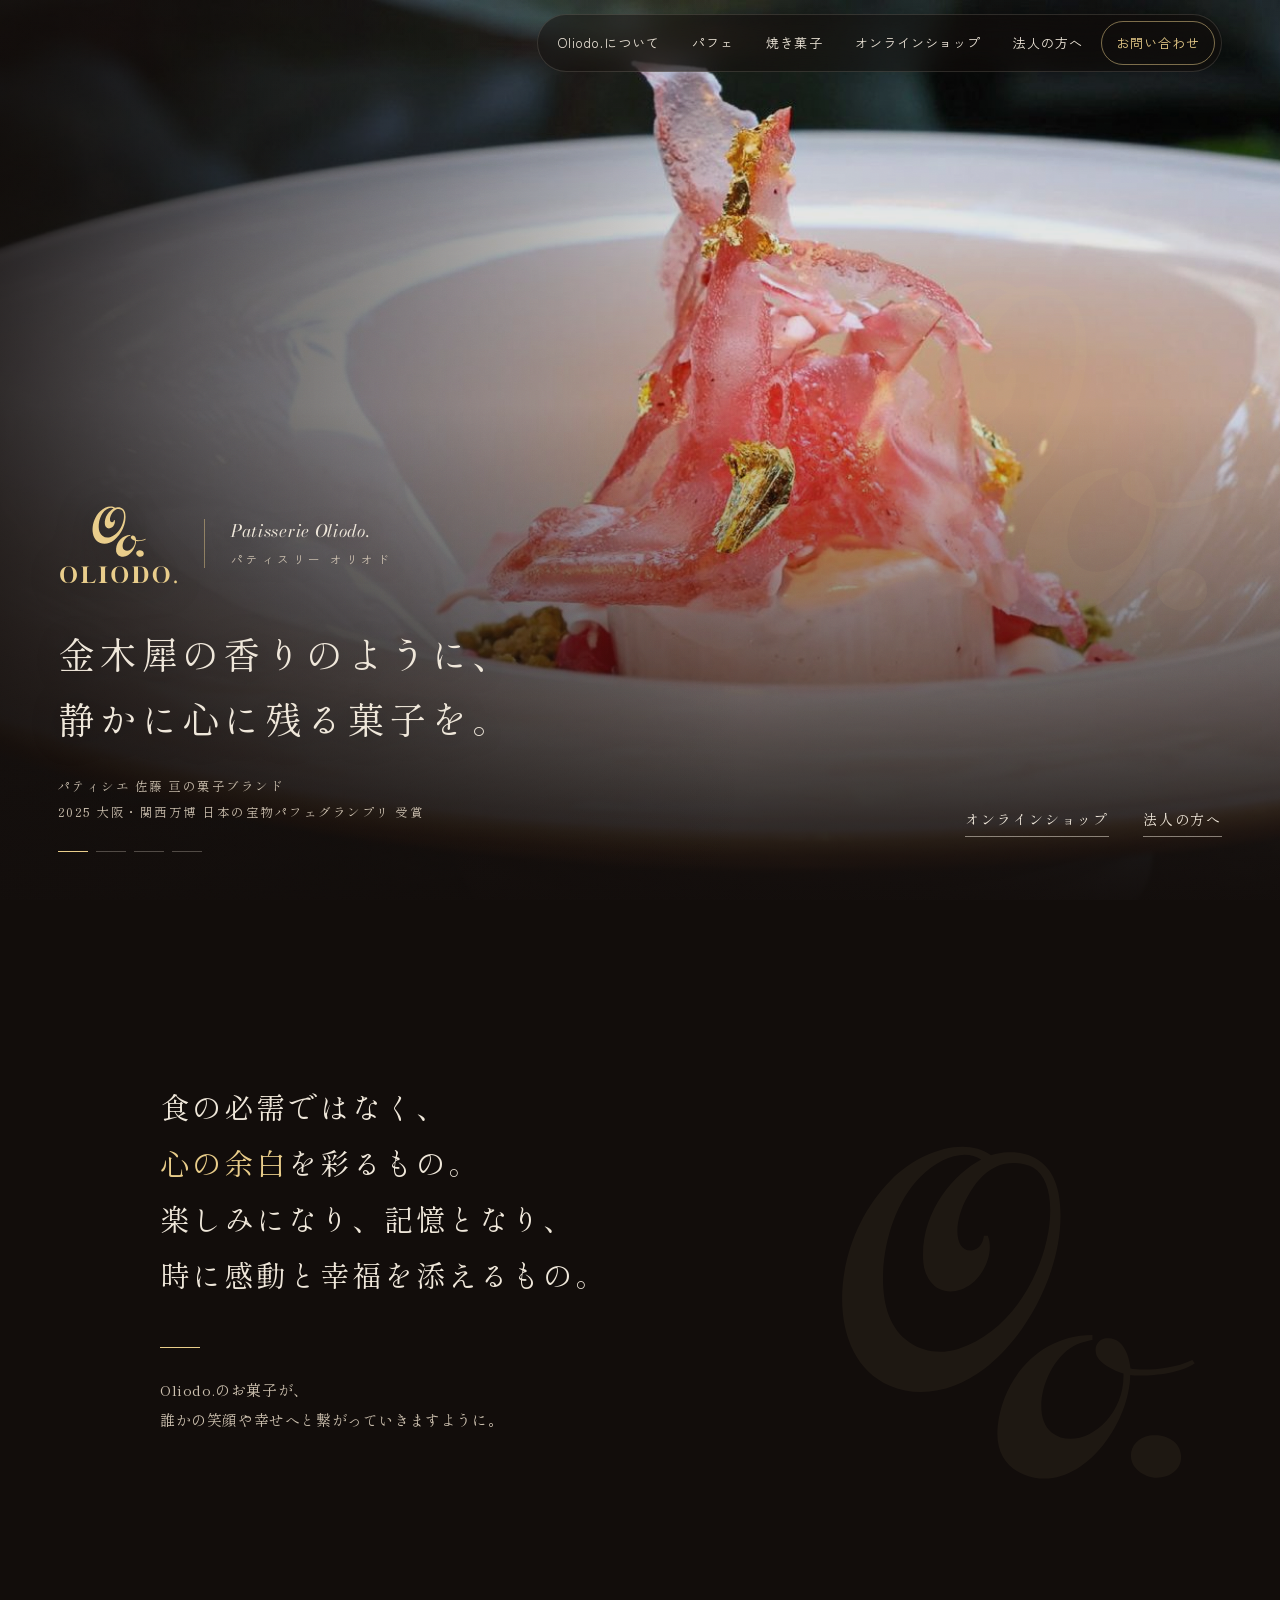
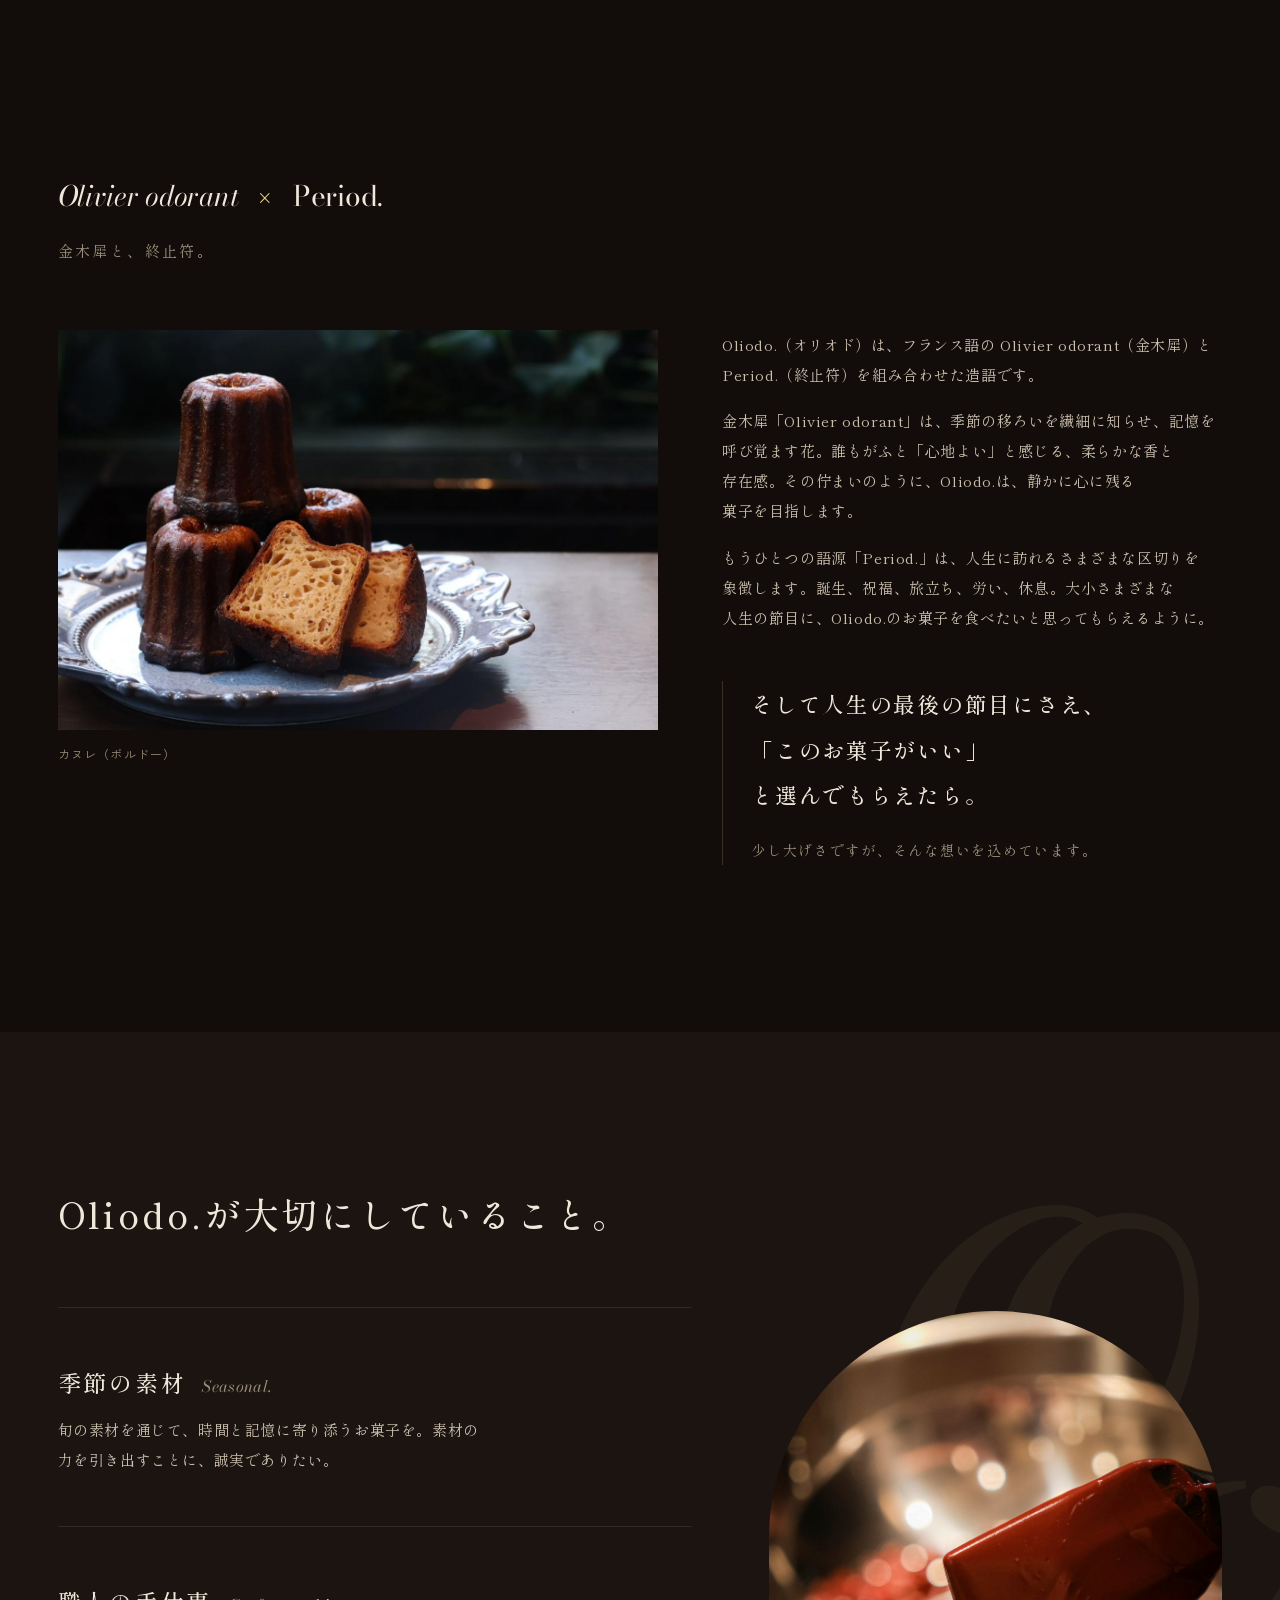
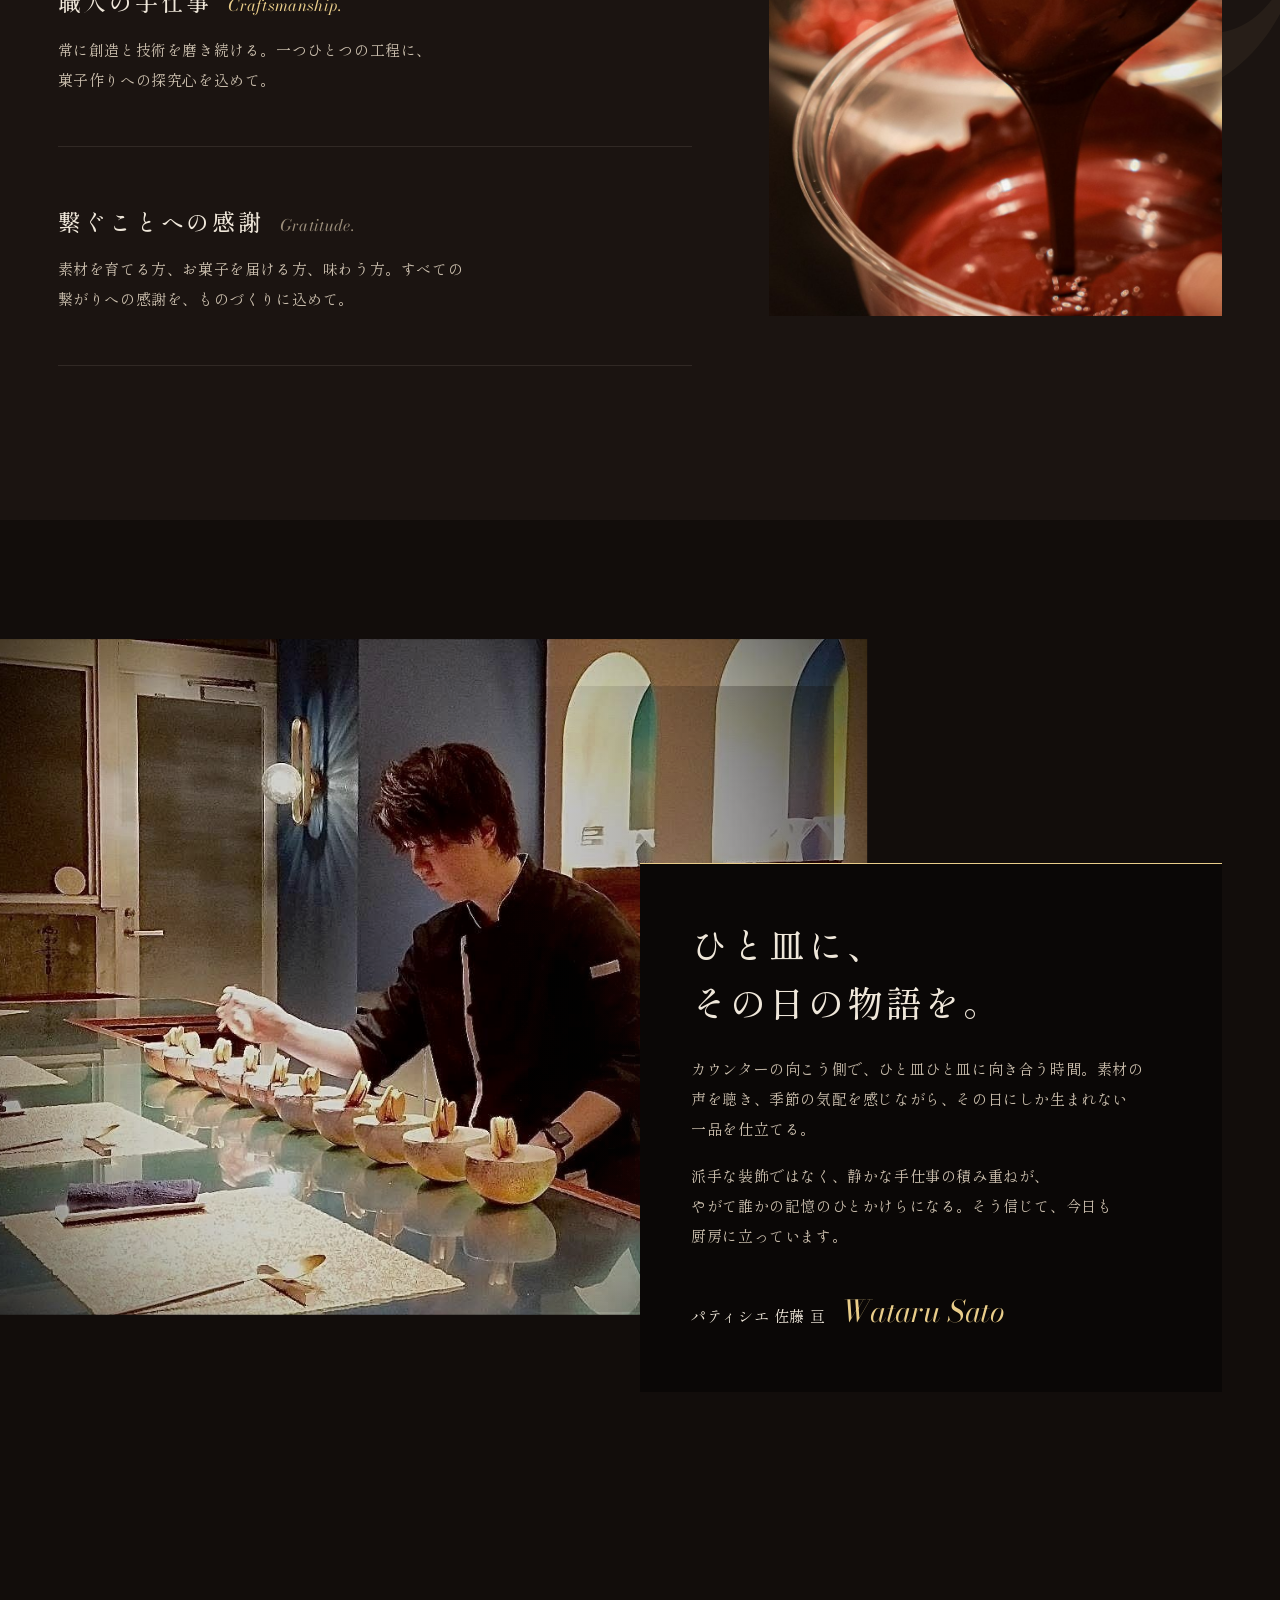
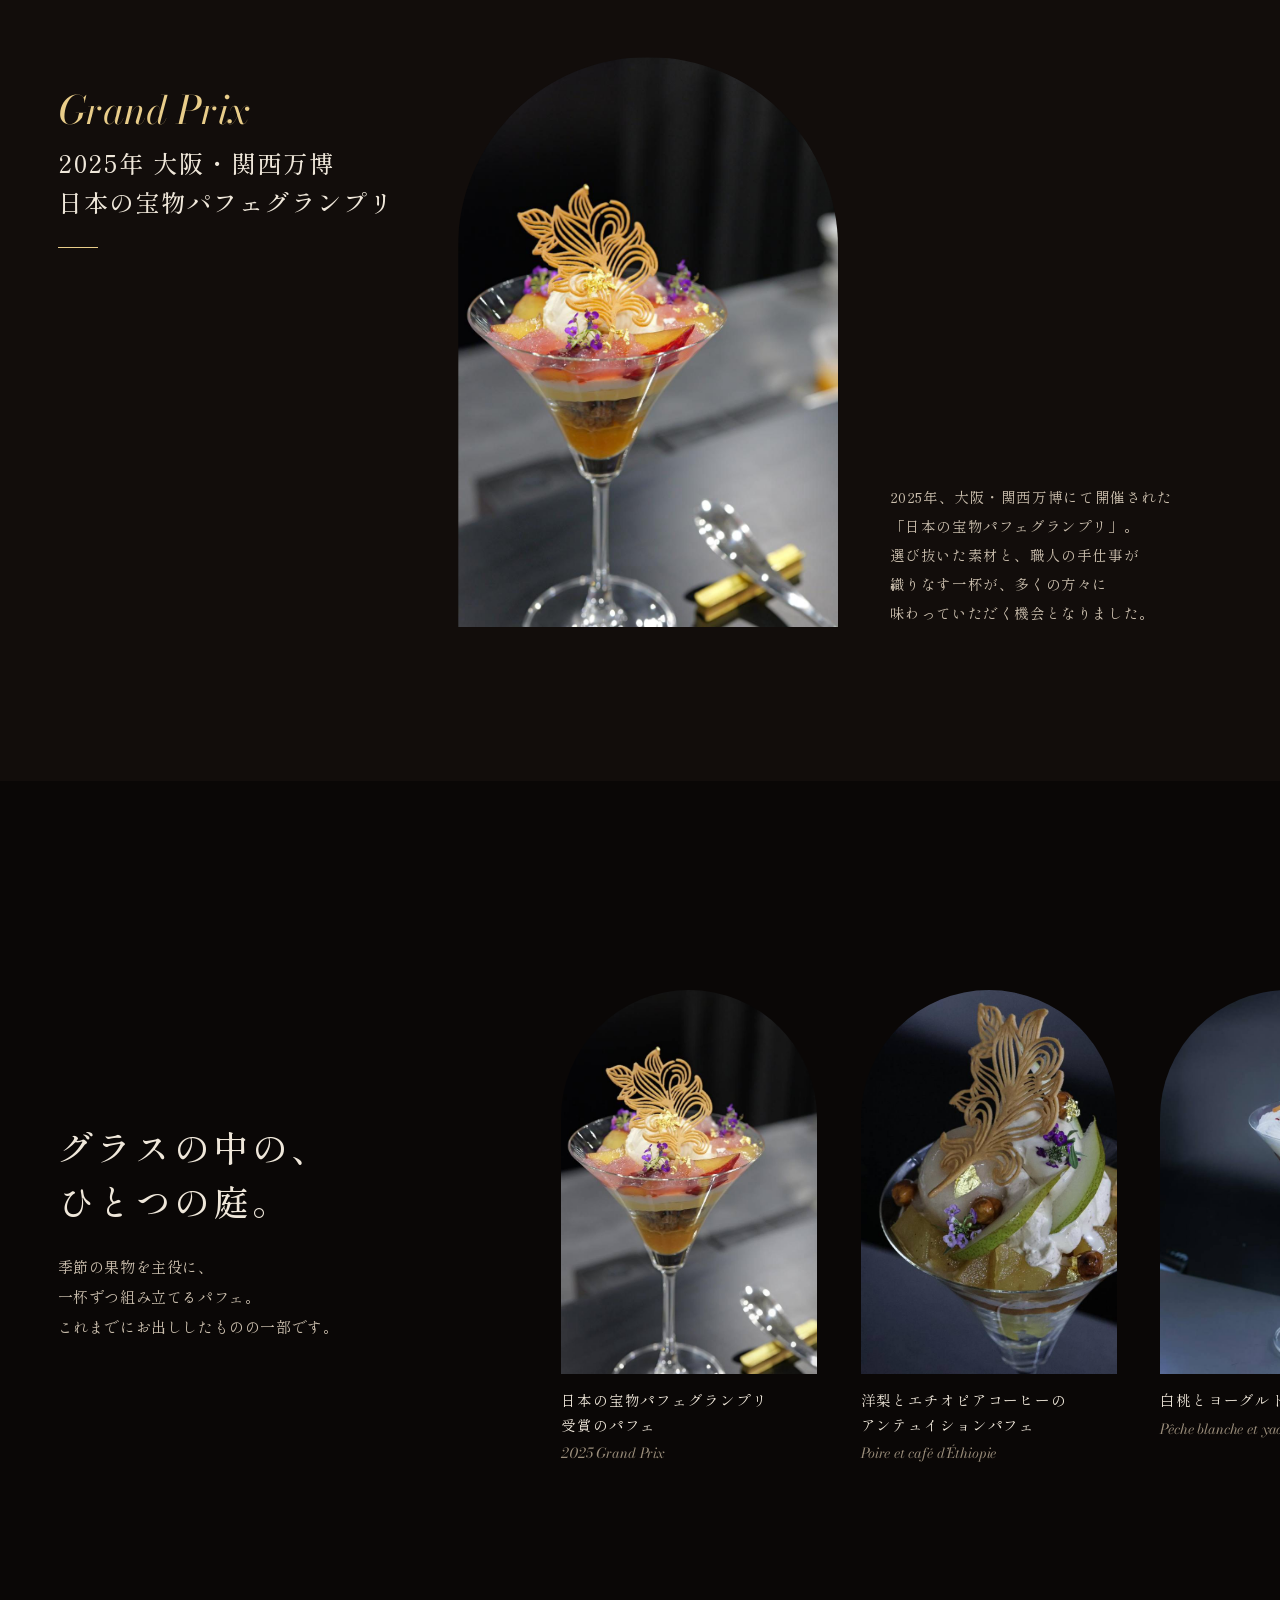
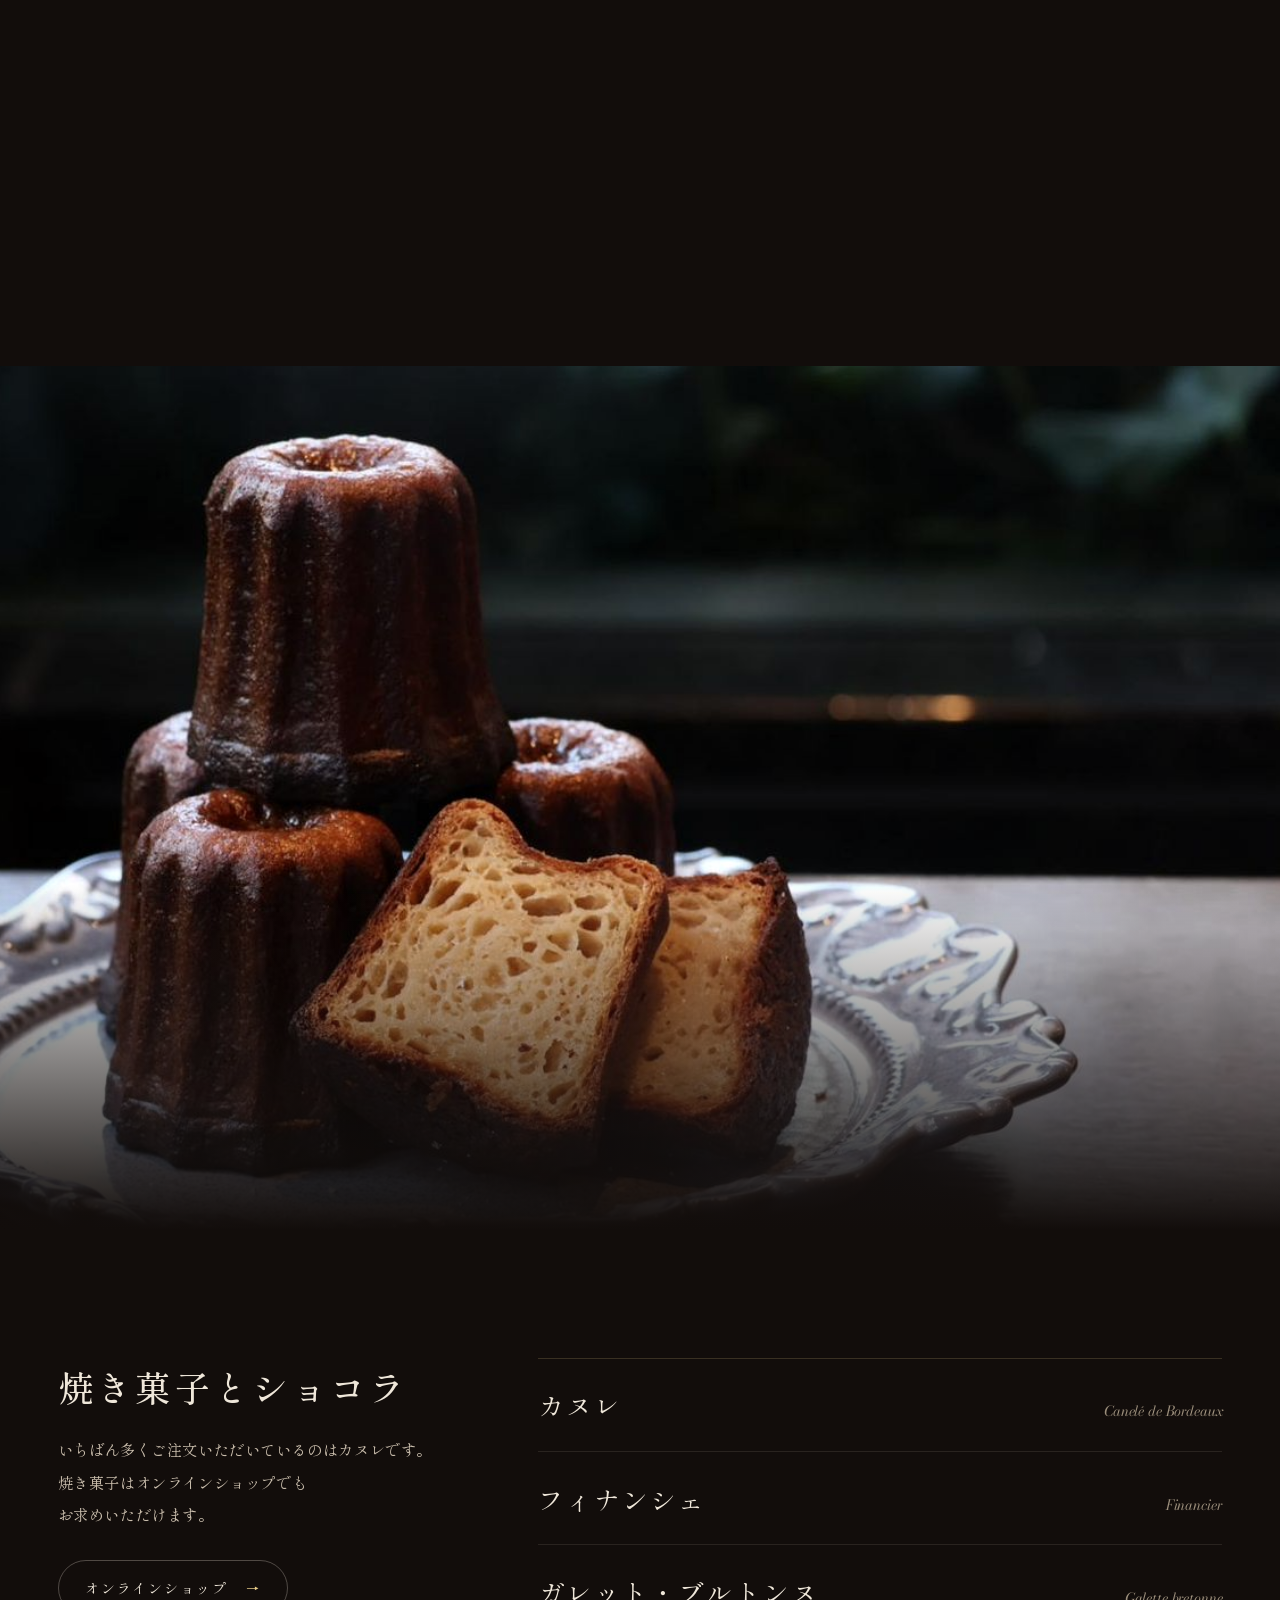
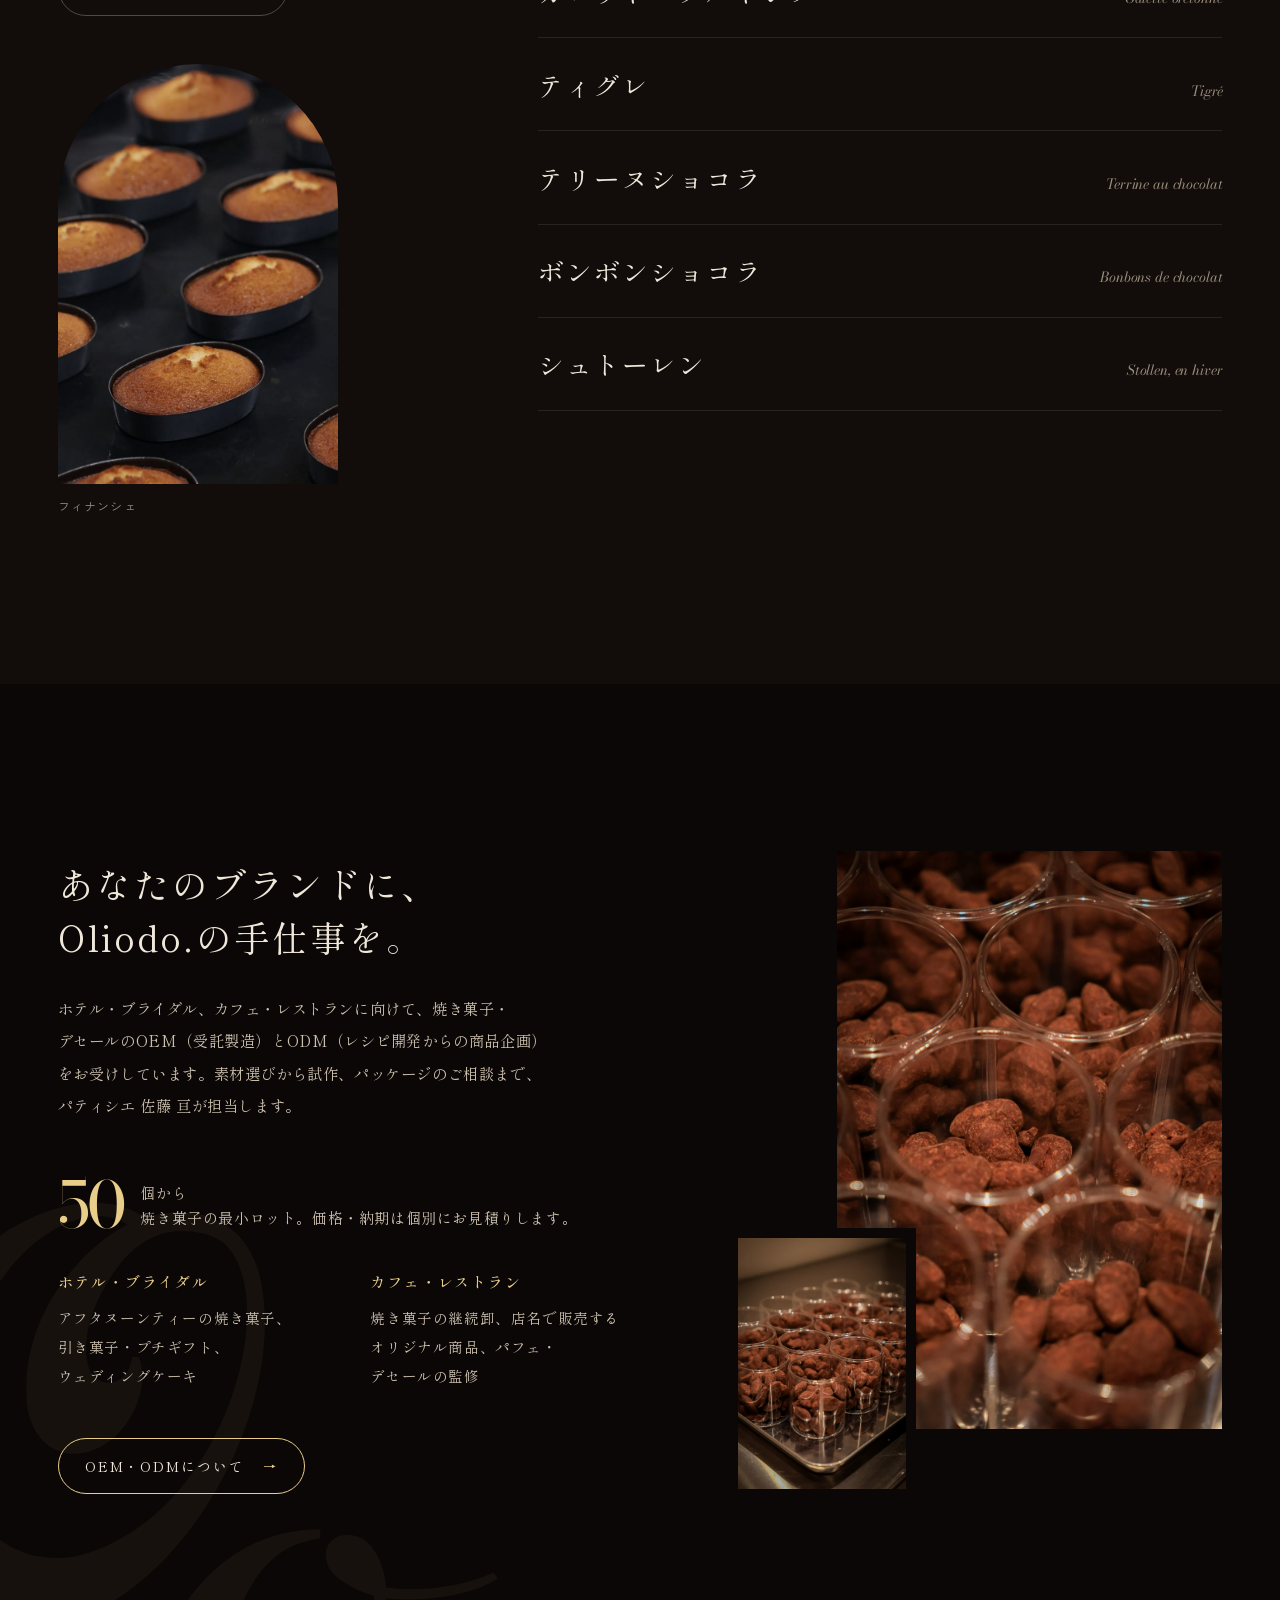
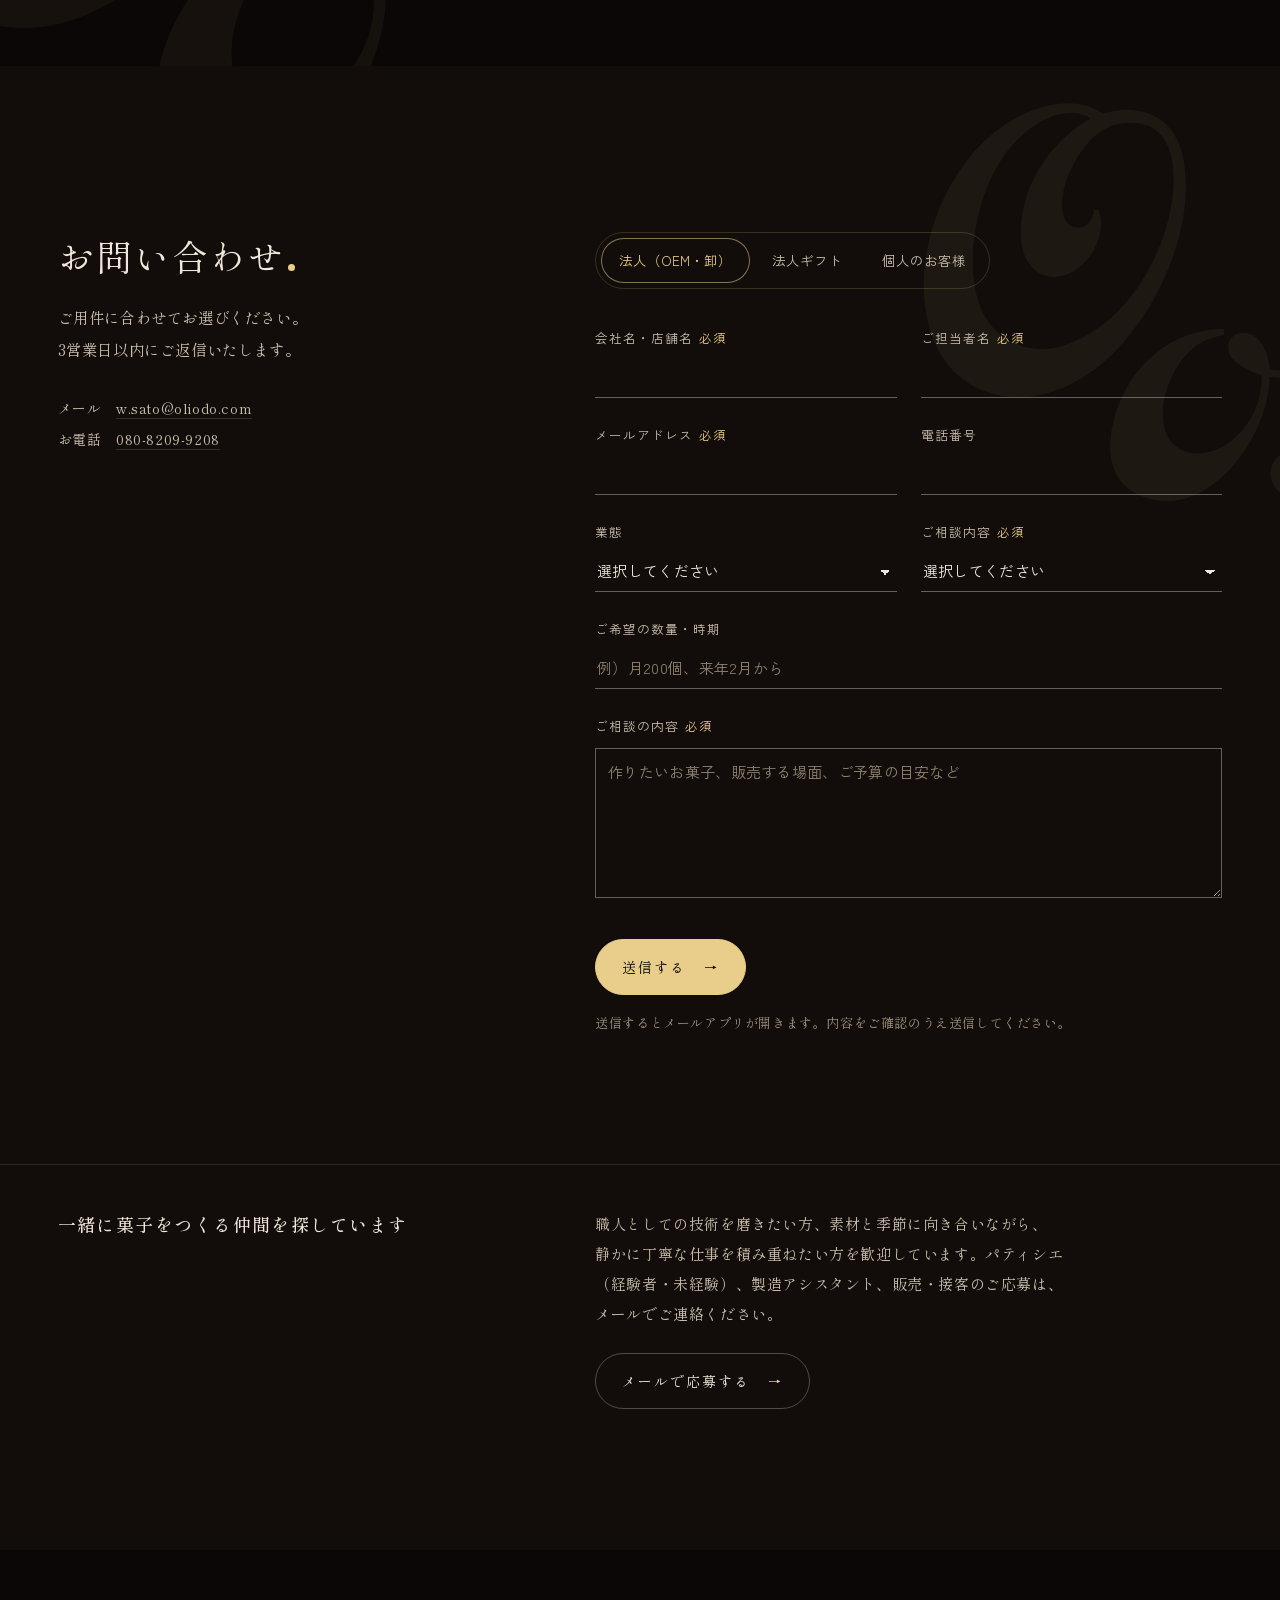
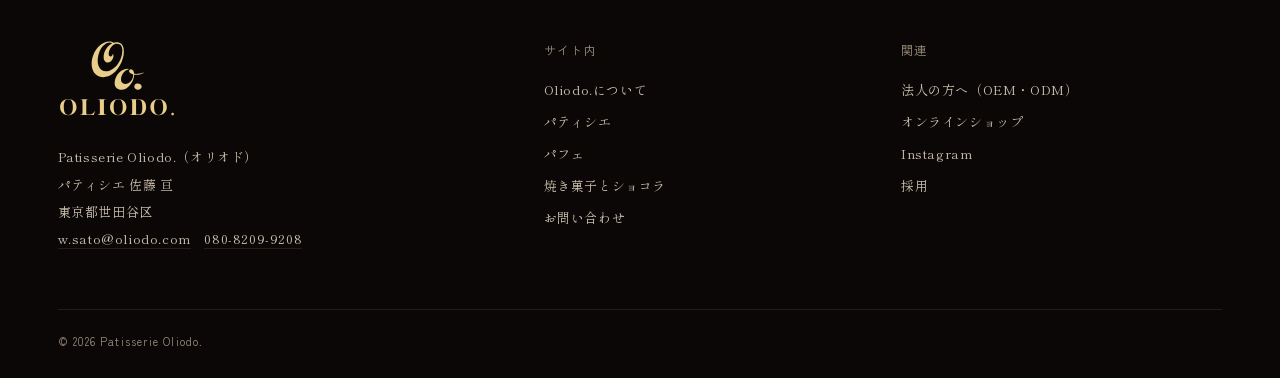
<file: index.html>
<!DOCTYPE html>
<html lang="ja">
<head>
<meta charset="UTF-8">
<meta name="viewport" content="width=device-width, initial-scale=1.0">
<title>Patisserie Oliodo.（オリオド）｜焼き菓子・デセールのOEM／ODM｜パティシエ佐藤亘</title>
<meta name="description" content="Patisserie Oliodo.（オリオド）は、2025年大阪・関西万博「日本の宝物パフェグランプリ」受賞パティシエ佐藤亘の菓子ブランド。カヌレなどの焼き菓子・デセールを手がけ、ホテル・ブライダル、カフェ・レストラン向けのOEM・ODM（レシピ開発からの受託製造）を小ロット50個からお受けしています。">
<link rel="canonical" href="https://www.oliodo.com/">
<meta name="robots" content="index,follow,max-image-preview:large">
<meta name="theme-color" content="#17110E">
<meta name="format-detection" content="telephone=no">

<!-- OGP / SNS -->
<meta property="og:site_name" content="Patisserie Oliodo.">
<meta property="og:title" content="Patisserie Oliodo.（オリオド）｜金木犀の香りのように、静かに心に残る菓子を。">
<meta property="og:description" content="2025年大阪・関西万博「日本の宝物パフェグランプリ」受賞。パティシエ佐藤亘の焼き菓子・デセールと、ホテル・カフェ向けOEM／ODM。">
<meta property="og:type" content="website">
<meta property="og:url" content="https://www.oliodo.com/">
<meta property="og:image" content="https://www.oliodo.com/images/og.jpg">
<meta property="og:image:width" content="1200">
<meta property="og:image:height" content="630">
<meta property="og:locale" content="ja_JP">
<meta name="twitter:card" content="summary_large_image">

<link rel="icon" href="/favicon.ico" sizes="any">
<link rel="icon" type="image/png" href="/favicon-32.png" sizes="32x32">
<link rel="apple-touch-icon" href="/apple-touch-icon.png">

<link rel="preconnect" href="https://fonts.googleapis.com">
<link rel="preconnect" href="https://fonts.gstatic.com" crossorigin>
<link rel="preload" as="image" href="images/hero2.jpg">
<link href="https://fonts.googleapis.com/css2?family=Shippori+Mincho+B1:wght@400;500;600&family=Zen+Kaku+Gothic+New:wght@400;500&family=Bodoni+Moda:ital,opsz,wght@0,6..96,400;1,6..96,400&display=swap" rel="stylesheet">
<link rel="stylesheet" href="assets/oliodo.css">
<script>document.documentElement.classList.add('js');</script>

<!-- 構造化データ（SEO / AIO）：ブランド・人物・サイトを1つのグラフで定義 -->
<script type="application/ld+json">
{
  "@context": "https://schema.org",
  "@graph": [
    {
      "@type": ["Organization", "Bakery"],
      "@id": "https://www.oliodo.com/#org",
      "name": "Patisserie Oliodo.",
      "alternateName": ["Oliodo.", "オリオド", "パティスリー オリオド"],
      "url": "https://www.oliodo.com/",
      "logo": "https://www.oliodo.com/images/icon-512.png",
      "image": "https://www.oliodo.com/images/og.jpg",
      "description": "パティシエ佐藤亘による焼き菓子・デセールのブランド。ホテル・ブライダル、カフェ・レストラン向けに焼き菓子のOEM（受託製造）・ODM（レシピ開発からの商品企画）を小ロットから提供。",
      "slogan": "金木犀の香りのように、静かに心に残る菓子を。",
      "telephone": "+81-80-8209-9208",
      "email": "w.sato@oliodo.com",
      "address": { "@type": "PostalAddress", "addressRegion": "東京都", "addressLocality": "世田谷区", "addressCountry": "JP" },
      "areaServed": { "@type": "Country", "name": "日本" },
      "founder": { "@id": "https://www.oliodo.com/#wataru-sato" },
      "award": "2025年 大阪・関西万博「日本の宝物パフェグランプリ」グランプリ",
      "knowsAbout": ["焼き菓子", "カヌレ", "フィナンシェ", "ガレット・ブルトンヌ", "テリーヌショコラ", "ボンボンショコラ", "パフェ", "デセール", "焼き菓子OEM", "菓子ODM", "アフタヌーンティー菓子", "引き菓子"],
      "sameAs": ["https://www.instagram.com/oliodo_official/", "https://www.instagram.com/patisserie_oliodo/", "https://oliodo0901.base.shop/"],
      "makesOffer": { "@type": "Offer", "itemOffered": { "@id": "https://www.oliodo.com/oem/#service" } },
      "contactPoint": { "@type": "ContactPoint", "contactType": "OEM・ODM・卸のご相談", "email": "w.sato@oliodo.com", "telephone": "+81-80-8209-9208", "availableLanguage": ["ja"] }
    },
    {
      "@type": "Person",
      "@id": "https://www.oliodo.com/#wataru-sato",
      "name": "佐藤 亘",
      "alternateName": "Wataru Sato",
      "jobTitle": "パティシエ",
      "worksFor": { "@id": "https://www.oliodo.com/#org" },
      "award": "2025年 大阪・関西万博「日本の宝物パフェグランプリ」グランプリ",
      "hasCredential": { "@type": "EducationalOccupationalCredential", "name": "製菓衛生師" },
      "knowsAbout": ["パティスリー", "焼き菓子", "パフェ", "デセール", "菓子の商品開発"]
    },
    {
      "@type": "WebSite",
      "@id": "https://www.oliodo.com/#website",
      "url": "https://www.oliodo.com/",
      "name": "Patisserie Oliodo.",
      "inLanguage": "ja",
      "publisher": { "@id": "https://www.oliodo.com/#org" }
    }
  ]
}
</script>

</head>
<body>
<a class="skip" href="#main">本文へ移動</a>

<header class="masthead">
  <div class="masthead-in">
    <a href="./" class="masthead-logo" aria-label="Patisserie Oliodo. トップ"><img src="images/logo-gold.svg" alt="Patisserie Oliodo." width="296" height="200"></a>
    <button class="menu-btn" id="menuBtn" aria-expanded="false" aria-controls="gnav" aria-label="メニュー"><span></span><span></span></button>
    <nav class="gnav" id="gnav" aria-label="サイト内">
      <a href="#concept">Oliodo.について</a>
      <a href="#parfait">パフェ</a>
      <a href="#baked">焼き菓子</a>
      <a href="https://oliodo0901.base.shop/" target="_blank" rel="noopener">オンラインショップ</a>
      <a href="oem/">法人の方へ</a>
      <a href="#contact" class="gnav-cta">お問い合わせ</a>
    </nav>
  </div>
</header>

<main id="main">

<section class="hero" aria-label="Patisserie Oliodo.">
  <div class="hero-media" id="heroMedia">
    <div class="hero-slides" data-hero>
      <picture class="is-on"><source media="(max-width: 767px)" srcset="images/grandprix.jpg" width="896" height="1344"><img src="images/hero1.jpg" alt="薄い飴細工をのせた皿のデセール" width="1300" height="866" decoding="async" fetchpriority="high"></picture>
      <picture><source media="(max-width: 767px)" srcset="images/pf-choco2.jpg" width="700" height="1050"><img src="images/hero3.jpg" alt="さくらんぼと薔薇のパフェ" width="1300" height="863" decoding="async" loading="lazy"></picture>
      <picture><source media="(max-width: 767px)" srcset="images/hero5.jpg" width="1300" height="1950"><img src="images/hero2.jpg" alt="ピスタチオと柑橘のパフェ" width="1300" height="866" decoding="async" loading="lazy"></picture>
      <picture><source media="(max-width: 767px)" srcset="images/pf-cherry5.jpg" width="700" height="1050"><img src="images/patissier-pour.jpg" alt="グラスに仕上げをするパティシエ 佐藤 亘" width="1288" height="925" decoding="async" loading="lazy"></picture>
    </div>
  </div>
  <img class="watermark wm-hero" src="images/monogram.svg" alt="" aria-hidden="true">
  <div class="hero-copy">
    <p class="hero-brand"><img src="images/logo-gold.svg" alt="Patisserie Oliodo." width="296" height="200"><span class="hero-brand-sub">Patisserie Oliodo.<span class="hero-brand-kana">パティスリー オリオド</span></span></p>
    <h1 class="hero-title"><span class="vh">Patisserie Oliodo.（オリオド）</span>金木犀の香りのように、<br>静かに心に残る菓子を。</h1>
    <p class="hero-meta"><span class="nw">パティシエ 佐藤 亘の菓子ブランド</span><br><span class="nw">2025 大阪・関西万博</span> <span class="nw">日本の宝物パフェグランプリ 受賞</span></p>
    <div class="hero-dots" aria-hidden="true"><i></i><i></i><i></i><i></i></div>
  </div>
  <div class="hero-links">
    <a class="tl" href="https://oliodo0901.base.shop/" target="_blank" rel="noopener">オンラインショップ</a>
    <a class="tl" href="oem/">法人の方へ</a>
  </div>
</section>

<section class="statement" aria-label="ごあいさつ">
  <img class="watermark wm-statement" src="images/monogram.svg" alt="" aria-hidden="true" data-drift>
  <div class="wrap">
    <p class="statement-text" data-reveal><span class="nw">食の必需ではなく、</span><span class="nw"><em>心の余白</em>を彩るもの。</span><br><span class="nw">楽しみになり、記憶となり、</span><br><span class="nw">時に感動と幸福を</span><span class="nw">添えるもの。</span></p>
    <p class="statement-sub" data-reveal>Oliodo.のお菓子が、<br>誰かの笑顔や幸せへと<span class="nw">繋がっていきますように。</span></p>
  </div>
</section>

<section class="concept" id="concept" aria-labelledby="concept-h">
  <div class="wrap">
    <h2 class="vh" id="concept-h">Oliodo.の名前の由来</h2>
    <p class="origin" data-reveal><span class="didone it">Olivier odorant</span><span class="origin-x">×</span><span class="didone">Period.</span><span class="origin-jp">金木犀と、終止符。</span></p>
    <div class="concept-body">
      <figure class="concept-photo" data-reveal="clip">
        <img src="images/canele.jpg" alt="銀の器に盛ったカヌレ" width="1300" height="866" loading="lazy" decoding="async">
        <figcaption class="cap">カヌレ（ボルドー）</figcaption>
      </figure>
      <div class="prose" data-reveal>
        <p>Oliodo.（オリオド）は、フランス語の Olivier odorant（金木犀）と Period.（終止符）を組み合わせた造語です。</p>
        <p>金木犀「Olivier odorant」は、季節の移ろいを繊細に知らせ、記憶を呼び覚ます花。誰もがふと「心地よい」と感じる、柔らかな香と存在感。その佇まいのように、Oliodo.は、静かに心に残る菓子を目指します。</p>
        <p>もうひとつの語源「Period.」は、人生に訪れるさまざまな区切りを象徴します。誕生、祝福、旅立ち、労い、休息。大小さまざまな人生の節目に、Oliodo.のお菓子を食べたいと思ってもらえるように。</p>
      </div>
      <p class="concept-quote" data-reveal><span class="nw">そして人生の最後の節目にさえ、</span><br><span class="nw">「このお菓子がいい」</span><br><span class="nw">と選んでもらえたら。</span><small>少し大げさですが、そんな想いを込めています。</small></p>
    </div>
  </div>
</section>

<section class="values" aria-labelledby="values-h">
  <img class="watermark wm-values" src="images/monogram.svg" alt="" aria-hidden="true" data-drift>
  <div class="wrap values-grid" id="values">
    <div>
      <h2 class="h2 values-title" id="values-h" data-reveal>Oliodo.が大切にしていること。</h2>
      <article class="value is-active" data-stage="0">
        <div class="value-jp"><h3>季節の素材<span class="value-en didone it">Seasonal.</span></h3><p>旬の素材を通じて、時間と記憶に寄り添うお菓子を。素材の力を引き出すことに、誠実でありたい。</p></div>
        <figure class="value-inline"><img src="images/grape.jpg" alt="季節のぶどう" loading="lazy" decoding="async"></figure>
      </article>
      <article class="value" data-stage="1">
        <div class="value-jp"><h3>職人の手仕事<span class="value-en didone it">Craftsmanship.</span></h3><p>常に創造と技術を磨き続ける。一つひとつの工程に、菓子作りへの探究心を込めて。</p></div>
        <figure class="value-inline"><img src="images/oem-ganache.jpg" alt="ボウルに流れ落ちるガナッシュ" loading="lazy" decoding="async"></figure>
      </article>
      <article class="value" data-stage="2">
        <div class="value-jp"><h3>繋ぐことへの感謝<span class="value-en didone it">Gratitude.</span></h3><p>素材を育てる方、お菓子を届ける方、味わう方。すべての繋がりへの感謝を、ものづくりに込めて。</p></div>
        <figure class="value-inline"><img src="images/farmer.jpg" alt="柑橘を手にした生産者の皆さん" loading="lazy" decoding="async"></figure>
      </article>
    </div>
    <div class="values-stage" aria-hidden="true">
      <figure class="is-on"><img src="images/grape.jpg" alt="" loading="lazy" decoding="async"></figure>
      <figure><img src="images/oem-ganache.jpg" alt="" loading="lazy" decoding="async"></figure>
      <figure><img src="images/farmer.jpg" alt="" loading="lazy" decoding="async"></figure>
    </div>
  </div>
</section>

<section class="patissier" id="patissier" aria-labelledby="pat-h">
  <div class="wrap pat-grid">
    <figure class="pat-photo" data-reveal="clip"><img data-parallax src="images/patissier-counter.jpg" alt="カウンターで器に菓子を盛りつけるパティシエ 佐藤 亘" width="1078" height="808" loading="lazy" decoding="async"></figure>
    <div class="pat-panel" data-reveal>
      <h2 class="h2" id="pat-h">ひと皿に、<br>その日の物語を。</h2>
      <div class="prose">
        <p>カウンターの向こう側で、ひと皿ひと皿に向き合う時間。素材の声を聴き、季節の気配を感じながら、その日にしか生まれない一品を仕立てる。</p>
        <p>派手な装飾ではなく、静かな手仕事の積み重ねが、やがて誰かの記憶のひとかけらになる。そう信じて、今日も厨房に立っています。</p>
      </div>
      <p class="pat-name">パティシエ 佐藤 亘<span class="didone">Wataru Sato</span></p>
    </div>
  </div>
</section>

<section class="award" id="award" aria-labelledby="award-h">
  <div class="wrap award-grid">
    <div class="award-left" data-reveal>
      <h2 class="h2" id="award-h"><span class="didone">Grand Prix</span><span class="nw">2025年 大阪・関西万博</span><br><span class="nw">日本の宝物パフェグランプリ</span></h2>
    </div>
    <figure class="award-photo" data-reveal="clip"><img class="arch" src="images/grandprix.jpg" alt="2025年 大阪・関西万博 日本の宝物パフェグランプリでグランプリを受賞したパフェ" width="896" height="1344" loading="lazy" decoding="async"></figure>
    <div class="award-right" data-reveal>
      <p>2025年、大阪・関西万博にて開催された「日本の宝物パフェグランプリ」。選び抜いた素材と、職人の手仕事が織りなす一杯が、多くの方々に味わっていただく機会となりました。</p>
    </div>
  </div>
</section>

<section class="parfait" id="parfait" aria-labelledby="pf-h">
  <div class="pf-progress" aria-hidden="true"><span id="pfBar"></span></div>
  <div class="pf-track" id="pfTrack">
    <div class="pf-intro">
      <h2 class="h2" id="pf-h">グラスの中の、<br>ひとつの庭。</h2>
      <p>季節の果物を主役に、<br>一杯ずつ組み立てるパフェ。<br>これまでにお出ししたものの一部です。</p>
    </div>
    <figure class="pf-item"><div class="pf-ph"><img src="images/pf-grandprix2.jpg" alt="2025年 大阪・関西万博 日本の宝物パフェグランプリでグランプリを受賞したパフェ" loading="lazy" decoding="async"></div><figcaption><span class="pf-jp">日本の宝物パフェグランプリ<wbr> 受賞のパフェ</span><span class="didone">2025 Grand Prix</span></figcaption></figure>
    <figure class="pf-item"><div class="pf-ph"><img src="images/pf-pear1.jpg" alt="Oliodo.のパフェ「洋梨とエチオピアコーヒーのアンテュイションパフェ」" loading="lazy" decoding="async"></div><figcaption><span class="pf-jp">洋梨とエチオピアコーヒーの<wbr>アンテュイションパフェ</span><span class="didone">Poire et café d’Éthiopie</span></figcaption></figure>
    <figure class="pf-item"><div class="pf-ph"><img src="images/pf-peach1.jpg" alt="Oliodo.のパフェ「白桃とヨーグルトのパフェ」" loading="lazy" decoding="async"></div><figcaption><span class="pf-jp">白桃とヨーグルトの<wbr>パフェ</span><span class="didone">Pêche blanche et yaourt</span></figcaption></figure>
    <figure class="pf-item"><div class="pf-ph"><img src="images/pf-cherry1.jpg" alt="Oliodo.のパフェ「薔薇と紅秀峰のトリビュートパフェ」" loading="lazy" decoding="async"></div><figcaption><span class="pf-jp">薔薇と紅秀峰の<wbr>トリビュートパフェ</span><span class="didone">Rose et cerise, hommage</span></figcaption></figure>
    <figure class="pf-item"><div class="pf-ph"><img src="images/pf-matcha2.jpg" alt="Oliodo.のパフェ「抹茶とマンゴーのパフェ」" loading="lazy" decoding="async"></div><figcaption><span class="pf-jp">抹茶とマンゴーのパフェ</span><span class="didone">Matcha et mangue</span></figcaption></figure>
    <figure class="pf-item"><div class="pf-ph"><img src="images/pf-white.jpg" alt="白いちごとビオラのパフェ" loading="lazy" decoding="async"></div><figcaption><span class="pf-jp">白いちごとビオラのパフェ</span><span class="didone">Parfait aux fraises blanches</span></figcaption></figure>
    <figure class="pf-item"><div class="pf-ph"><img src="images/pf-pistachio3.jpg" alt="Oliodo.のパフェ「ピスタチオ・愛媛みかん・カモミール」" loading="lazy" decoding="async"></div><figcaption><span class="pf-jp">ピスタチオ・<wbr>愛媛みかん・<wbr>カモミール</span><span class="didone">Pistache, mandarine, camomille</span></figcaption></figure>
    <figure class="pf-item"><div class="pf-ph"><img src="images/pf-choco-or3.jpg" alt="Oliodo.のパフェ「清美オレンジ×ヘーゼルナッツ×アールグレイショコラ」" loading="lazy" decoding="async"></div><figcaption><span class="pf-jp">清美オレンジ×<wbr>ヘーゼルナッツ×<wbr>アールグレイショコラ</span><span class="didone">Orange, noisette, Earl Grey</span></figcaption></figure>
    <div class="pf-end" aria-hidden="true"><i class="dot"></i></div>
  </div>
</section>

<div class="band band-tall" aria-hidden="true">
  <div class="band-media"><img src="images/canele.jpg" alt="" loading="lazy" decoding="async" data-zoom></div>
</div>

<section class="baked" id="baked" aria-labelledby="baked-h">
  <div class="wrap baked-grid">
    <div class="baked-head" data-reveal>
      <h2 class="h2" id="baked-h">焼き菓子とショコラ</h2>
      <p class="lead">いちばん多くご注文いただいているのはカヌレです。焼き菓子はオンラインショップでもお求めいただけます。</p>
      <a class="btn" href="https://oliodo0901.base.shop/" target="_blank" rel="noopener">オンラインショップ<span class="arr" aria-hidden="true">→</span></a>
      <figure class="baked-still"><img src="images/baked-financier.jpg" alt="焼き上がったフィナンシェ" loading="lazy" decoding="async"><figcaption class="cap">フィナンシェ</figcaption></figure>
    </div>
    <ul class="menu" id="menu">
      <li data-img="images/baked-canele-wood.jpg"><span class="m-jp">カヌレ</span><span class="m-fr didone">Canelé de Bordeaux</span><img class="m-thumb" src="images/baked-canele-wood.jpg" alt="カヌレ" loading="lazy" decoding="async"></li>
      <li data-img="images/baked-financier.jpg"><span class="m-jp">フィナンシェ</span><span class="m-fr didone">Financier</span><img class="m-thumb" src="images/baked-financier.jpg" alt="フィナンシェ" loading="lazy" decoding="async"></li>
      <li data-img="images/baked-galette1.jpg"><span class="m-jp">ガレット・ブルトンヌ</span><span class="m-fr didone">Galette bretonne</span><img class="m-thumb" src="images/baked-galette1.jpg" alt="ガレット・ブルトンヌ" loading="lazy" decoding="async"></li>
      <li data-img="images/baked-tigre1.jpg"><span class="m-jp">ティグレ</span><span class="m-fr didone">Tigré</span><img class="m-thumb" src="images/baked-tigre1.jpg" alt="ティグレ" loading="lazy" decoding="async"></li>
      <li data-img="images/choco-terrine.jpg"><span class="m-jp">テリーヌショコラ</span><span class="m-fr didone">Terrine au chocolat</span><img class="m-thumb" src="images/choco-terrine.jpg" alt="テリーヌショコラ" loading="lazy" decoding="async"></li>
      <li data-img="images/choco-box1.jpg"><span class="m-jp">ボンボンショコラ</span><span class="m-fr didone">Bonbons de chocolat</span><img class="m-thumb" src="images/choco-box1.jpg" alt="ボンボンショコラ" loading="lazy" decoding="async"></li>
      <li data-img="images/cake-stollen1.jpg"><span class="m-jp">シュトーレン</span><span class="m-fr didone">Stollen, en hiver</span><img class="m-thumb" src="images/cake-stollen1.jpg" alt="シュトーレン" loading="lazy" decoding="async"></li>
    </ul>
  </div>
  <div class="menu-float" id="menuFloat" aria-hidden="true"><img alt=""></div>
</section>

<section class="b2b" id="oem" aria-labelledby="oem-h">
  <img class="watermark wm-b2b" src="images/monogram.svg" alt="" aria-hidden="true" data-drift>
  <div class="wrap b2b-grid">
    <div>
      <h2 class="b2b-title" id="oem-h" data-reveal>あなたのブランドに、<br>Oliodo.の手仕事を。</h2>
      <p class="lead b2b-intro" data-reveal>ホテル・ブライダル、カフェ・レストランに向けて、焼き菓子・デセールのOEM（受託製造）とODM（レシピ開発からの商品企画）をお受けしています。素材選びから試作、パッケージのご相談まで、パティシエ 佐藤 亘が担当します。</p>
      <div class="b2b-facts">
        <div class="b2b-lot" data-reveal><span class="num">50</span><span class="unit">個から<br>焼き菓子の最小ロット。価格・納期は個別にお見積りします。</span></div>
        <div class="b2b-fact" data-reveal><h3>ホテル・ブライダル</h3><p>アフタヌーンティーの焼き菓子、引き菓子・プチギフト、ウェディングケーキ</p></div>
        <div class="b2b-fact" data-reveal><h3>カフェ・レストラン</h3><p>焼き菓子の継続卸、店名で販売するオリジナル商品、パフェ・デセールの監修</p></div>
      </div>
      <a class="btn btn-solid" href="oem/">OEM・ODMについて<span class="arr" aria-hidden="true">→</span></a>
    </div>
    <div class="b2b-media">
      <figure class="m1" data-reveal="clip"><img src="images/oem-amande-choco.jpg" alt="グラスに詰めたアマンド・ショコラ" width="933" height="1400" loading="lazy" decoding="async"></figure>
      <figure class="m2" data-reveal><img src="images/oem-batch.jpg" alt="カップに詰めたアマンド・ショコラ" width="933" height="1400" loading="lazy" decoding="async"></figure>
    </div>
  </div>
</section>

<section class="contact" id="contact" aria-labelledby="contact-h">
  <img class="watermark wm-contact" src="images/monogram.svg" alt="" aria-hidden="true" data-drift>
  <div class="wrap contact-grid">
    <div data-reveal>
      <h2 class="contact-title" id="contact-h">お問い合わせ<i class="dot"></i></h2>
      <p class="lead" style="margin-top:22px;">ご用件に合わせてお選びください。3営業日以内にご返信いたします。</p>
      <p class="contact-direct">メール　<a href="mailto:w.sato@oliodo.com">w.sato@oliodo.com</a><br>お電話　<a href="tel:08082099208">080-8209-9208</a></p>
    </div>
    <div>
      <div class="tabs" role="tablist" aria-label="お問い合わせの種類">
        <button role="tab" id="tab-oem" aria-controls="panel-oem" aria-selected="true">法人（OEM・卸）</button>
        <button role="tab" id="tab-gift" aria-controls="panel-gift" aria-selected="false">法人ギフト</button>
        <button role="tab" id="tab-personal" aria-controls="panel-personal" aria-selected="false">個人のお客様</button>
      </div>

      <form class="panel" id="panel-oem" role="tabpanel" aria-labelledby="tab-oem" data-subject="法人（OEM・ODM・卸）">
        <div class="field-row">
          <div class="field"><label for="o-company">会社名・店舗名<span class="req">必須</span></label><input id="o-company" name="company" required autocomplete="organization"></div>
          <div class="field"><label for="o-name">ご担当者名<span class="req">必須</span></label><input id="o-name" name="name" required autocomplete="name"></div>
        </div>
        <div class="field-row">
          <div class="field"><label for="o-email">メールアドレス<span class="req">必須</span></label><input id="o-email" name="email" type="email" required autocomplete="email"></div>
          <div class="field"><label for="o-tel">電話番号</label><input id="o-tel" name="tel" type="tel" autocomplete="tel"></div>
        </div>
        <div class="field-row">
          <div class="field"><label for="o-biz">業態</label><select id="o-biz" name="biz"><option value="">選択してください</option><option>ホテル</option><option>ブライダル・式場</option><option>カフェ</option><option>レストラン</option><option>小売・EC・ブランド</option><option>その他</option></select></div>
          <div class="field"><label for="o-type">ご相談内容<span class="req">必須</span></label><select id="o-type" name="type" required><option value="">選択してください</option><option>OEM（レシピ持ち込みでの製造）</option><option>ODM（レシピ開発・商品企画から）</option><option>焼き菓子の卸・継続取引</option><option>パフェ・デセールの監修</option><option>イベント・催事</option><option>その他</option></select></div>
        </div>
        <div class="field"><label for="o-qty">ご希望の数量・時期</label><input id="o-qty" name="qty" placeholder="例）月200個、来年2月から"></div>
        <div class="field"><label for="o-msg">ご相談の内容<span class="req">必須</span></label><textarea id="o-msg" name="msg" required placeholder="作りたいお菓子、販売する場面、ご予算の目安など"></textarea></div>
        <button class="btn btn-solid submit" type="submit">送信する<span class="arr" aria-hidden="true">→</span></button>
        <p class="small form-note">送信するとメールアプリが開きます。内容をご確認のうえ送信してください。</p>
      </form>

      <form class="panel" id="panel-gift" role="tabpanel" aria-labelledby="tab-gift" data-subject="法人ギフト" hidden>
        <div class="field-row">
          <div class="field"><label for="g-company">会社名・団体名<span class="req">必須</span></label><input id="g-company" name="company" required autocomplete="organization"></div>
          <div class="field"><label for="g-name">ご担当者名<span class="req">必須</span></label><input id="g-name" name="name" required autocomplete="name"></div>
        </div>
        <div class="field-row">
          <div class="field"><label for="g-email">メールアドレス<span class="req">必須</span></label><input id="g-email" name="email" type="email" required autocomplete="email"></div>
          <div class="field"><label for="g-tel">電話番号</label><input id="g-tel" name="tel" type="tel" autocomplete="tel"></div>
        </div>
        <div class="field-row">
          <div class="field"><label for="g-purpose">ご用途<span class="req">必須</span></label><select id="g-purpose" name="purpose" required><option value="">選択してください</option><option>記念品・ノベルティ</option><option>お中元・お歳暮</option><option>周年・式典</option><option>結婚式・引き出物</option><option>その他</option></select></div>
          <div class="field"><label for="g-qty">ご希望の数量・納期</label><input id="g-qty" name="qty" placeholder="例）50個、12月中旬"></div>
        </div>
        <div class="field"><label for="g-msg">ご相談の内容<span class="req">必須</span></label><textarea id="g-msg" name="msg" required placeholder="ご予算、メッセージ、包装のご希望など"></textarea></div>
        <button class="btn btn-solid submit" type="submit">送信する<span class="arr" aria-hidden="true">→</span></button>
        <p class="small form-note">送信するとメールアプリが開きます。内容をご確認のうえ送信してください。</p>
      </form>

      <form class="panel" id="panel-personal" role="tabpanel" aria-labelledby="tab-personal" data-subject="個人のお客様" hidden>
        <div class="field-row">
          <div class="field"><label for="p-name">お名前<span class="req">必須</span></label><input id="p-name" name="name" required autocomplete="name"></div>
          <div class="field"><label for="p-email">メールアドレス<span class="req">必須</span></label><input id="p-email" name="email" type="email" required autocomplete="email"></div>
        </div>
        <div class="field-row">
          <div class="field"><label for="p-type">ご相談内容<span class="req">必須</span></label><select id="p-type" name="type" required><option value="">選択してください</option><option>オーダーケーキ</option><option>誕生日・記念日</option><option>ウェディングケーキ</option><option>商品について</option><option>その他</option></select></div>
          <div class="field"><label for="p-date">ご希望日</label><input id="p-date" name="date" type="date"></div>
        </div>
        <div class="field"><label for="p-msg">ご相談の内容<span class="req">必須</span></label><textarea id="p-msg" name="msg" required placeholder="サイズ、デザイン、お受け取りの場所など"></textarea></div>
        <button class="btn btn-solid submit" type="submit">送信する<span class="arr" aria-hidden="true">→</span></button>
        <p class="small form-note">送信するとメールアプリが開きます。内容をご確認のうえ送信してください。</p>
      </form>
      <div class="sent" id="sent" hidden role="status"><p class="h3">メールアプリを開きました。</p><p class="small">送信が完了しましたら、3営業日以内にご返信いたします。開かない場合は w.sato@oliodo.com まで直接ご連絡ください。</p></div>
    </div>
  </div>
</section>

<section class="recruit" id="recruit" aria-labelledby="recruit-h">
  <div class="wrap recruit-in">
    <h2 class="h3" id="recruit-h">一緒に菓子をつくる仲間を探しています</h2>
    <div>
      <p class="prose">職人としての技術を磨きたい方、素材と季節に向き合いながら、静かに丁寧な仕事を積み重ねたい方を歓迎しています。パティシエ（経験者・未経験）、製造アシスタント、販売・接客のご応募は、メールでご連絡ください。</p>
      <a class="btn" href="mailto:w.sato@oliodo.com?subject=%E3%80%90%E6%8E%A1%E7%94%A8%E3%80%91Oliodo.%E3%81%B8%E3%81%AE%E5%BF%9C%E5%8B%9F">メールで応募する<span class="arr" aria-hidden="true">→</span></a>
    </div>
  </div>
</section>

</main>

<footer class="footer">
  <div class="wrap">
    <div class="footer-grid">
      <div><img class="footer-logo2" src="images/logo-gold.svg" alt="Patisserie Oliodo." width="296" height="200" loading="lazy" decoding="async">
      <address>Patisserie Oliodo.（オリオド）<br>パティシエ 佐藤 亘<br>東京都世田谷区<br><a href="mailto:w.sato@oliodo.com">w.sato@oliodo.com</a>　<a href="tel:08082099208">080-8209-9208</a></address></div>
      <nav aria-label="フッター：サイト内">
        <h2>サイト内</h2>
        <ul>
          <li><a href="#concept">Oliodo.について</a></li>
          <li><a href="#patissier">パティシエ</a></li>
          <li><a href="#parfait">パフェ</a></li>
          <li><a href="#baked">焼き菓子とショコラ</a></li>
          <li><a href="#contact">お問い合わせ</a></li>
        </ul>
      </nav>
      <nav aria-label="フッター：関連">
        <h2>関連</h2>
        <ul>
          <li><a href="oem/">法人の方へ（OEM・ODM）</a></li>
          <li><a href="https://oliodo0901.base.shop/" target="_blank" rel="noopener">オンラインショップ</a></li>
          <li><a href="https://www.instagram.com/oliodo_official/" target="_blank" rel="noopener">Instagram</a></li>
          <li><a href="#recruit">採用</a></li>
        </ul>
      </nav>
    </div>
  </div>
  <p class="wrap footer-copy"><span>© 2026 Patisserie Oliodo.</span></p>
</footer>

<script src="assets/vendor/gsap.min.js" defer></script>
<script src="assets/vendor/ScrollTrigger.min.js" defer></script>
<script src="assets/vendor/lenis.min.js" defer></script>
<script src="assets/oliodo.js" defer></script>
</body>
</html>
</file>
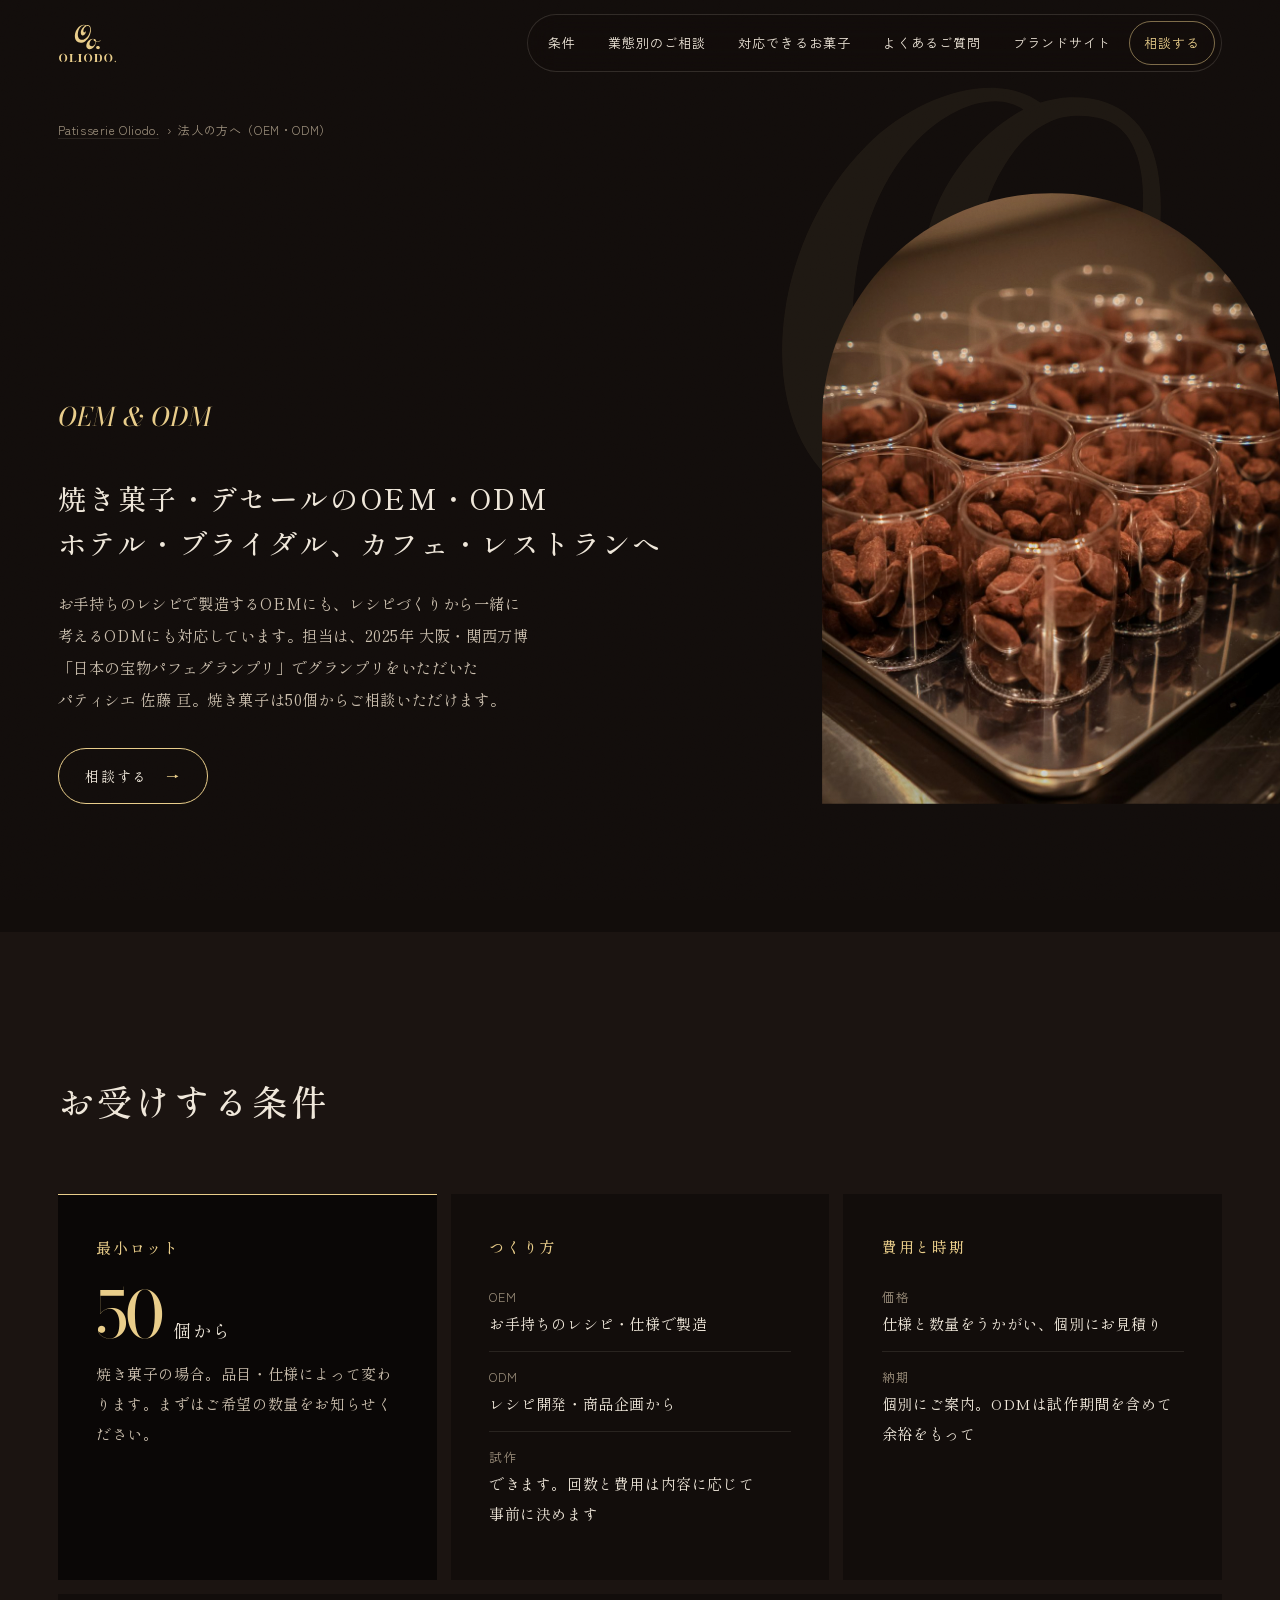
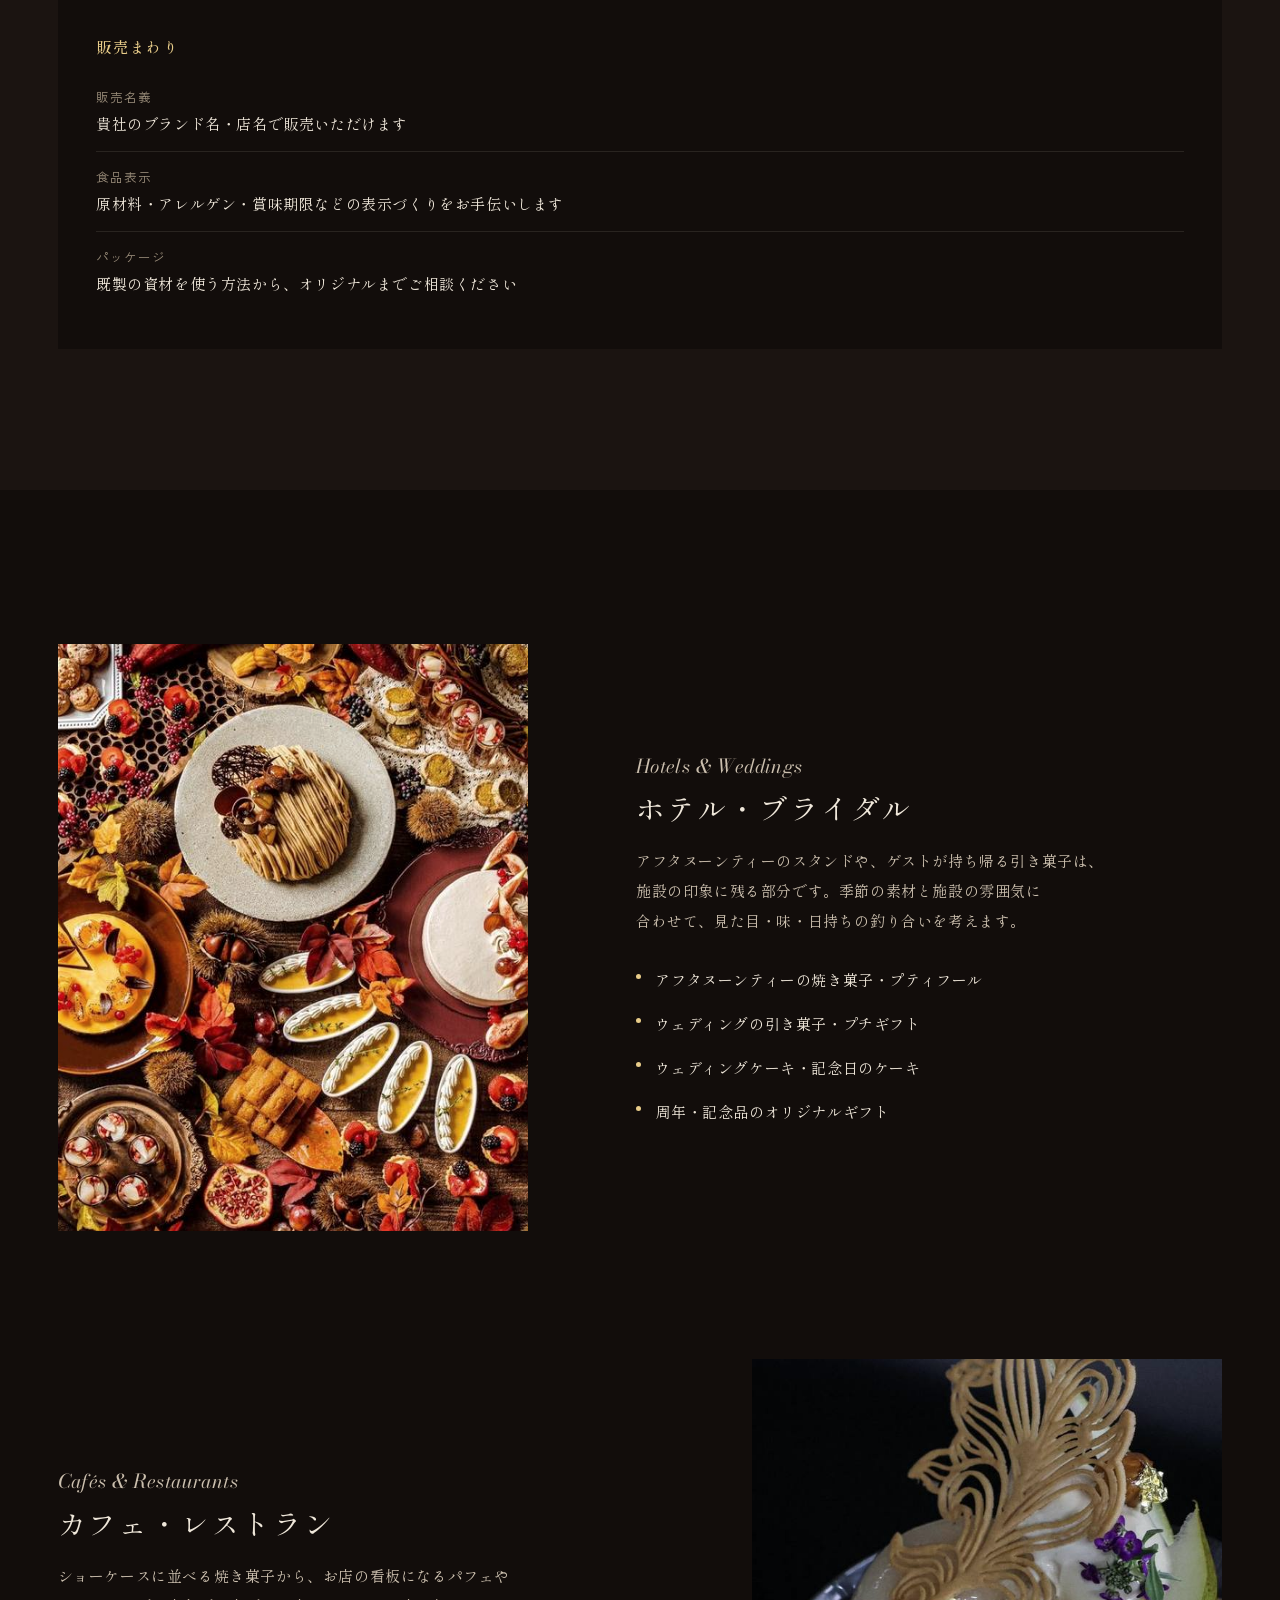
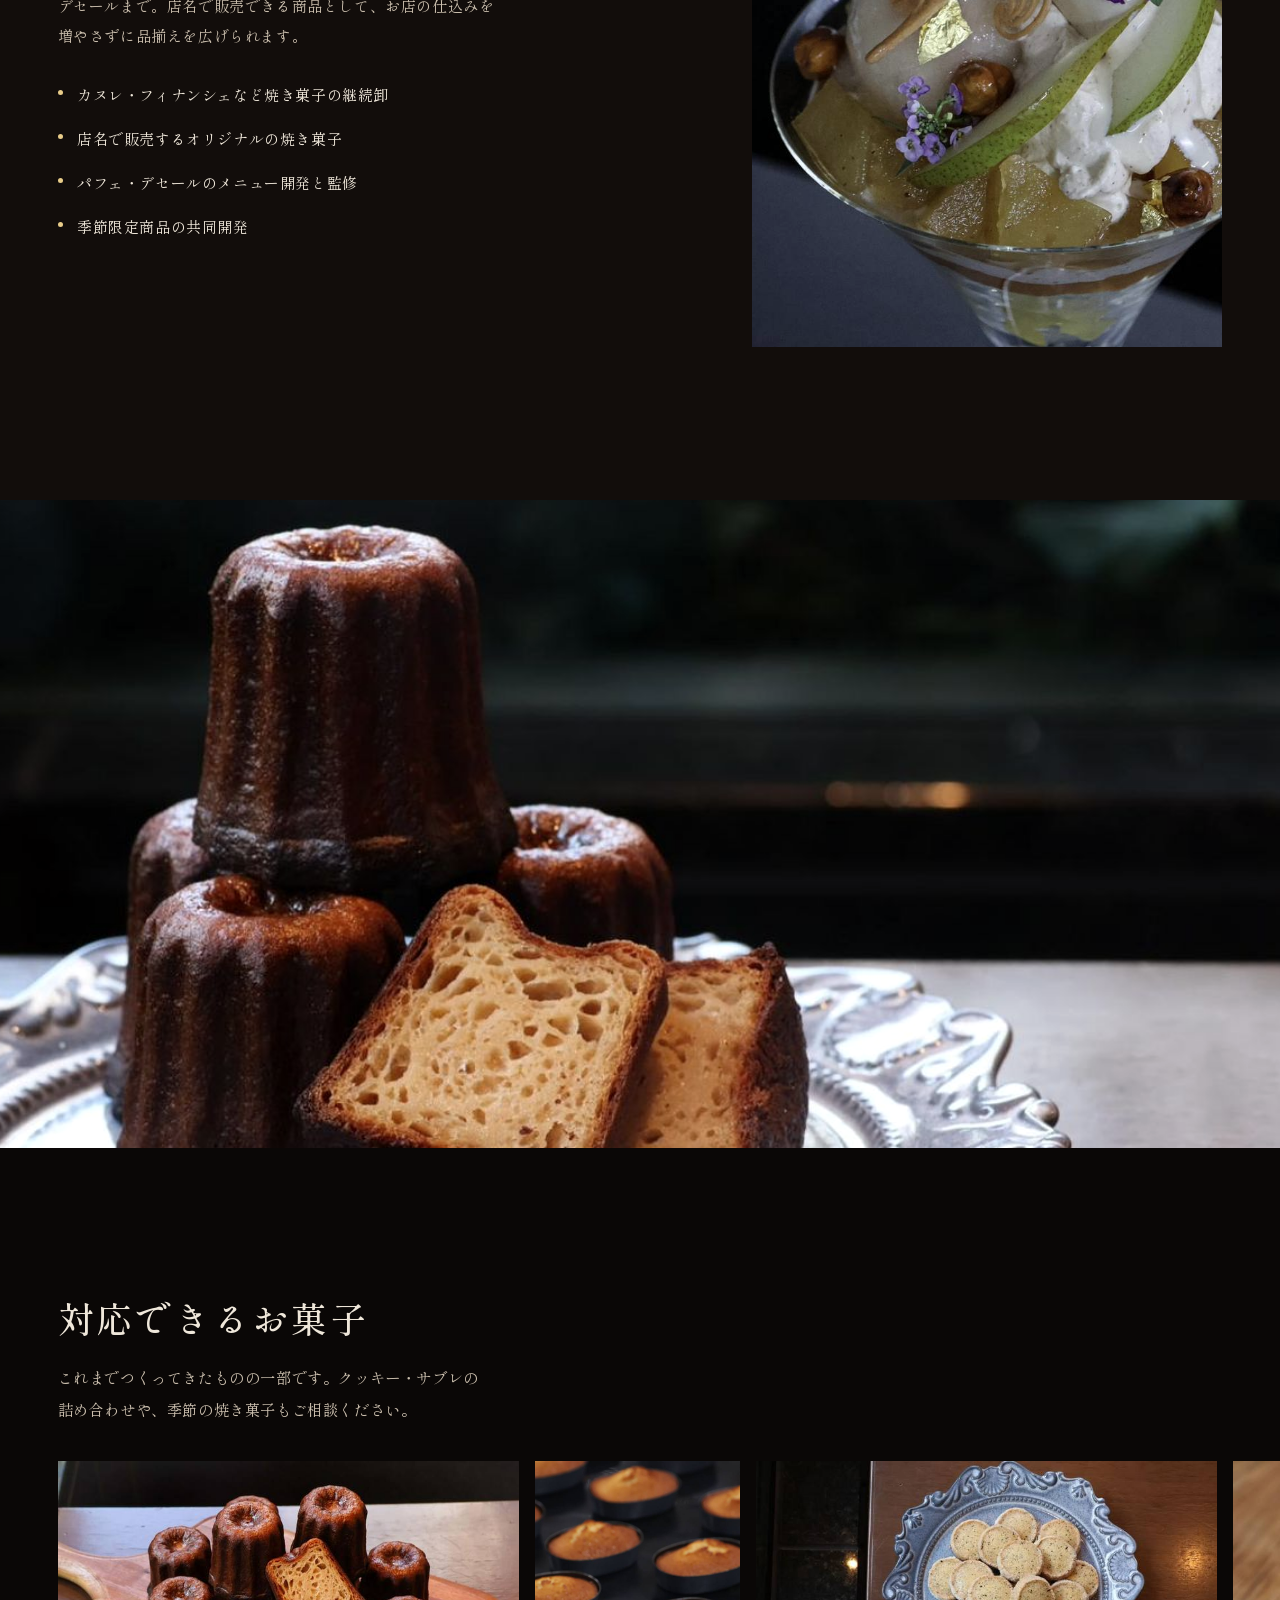
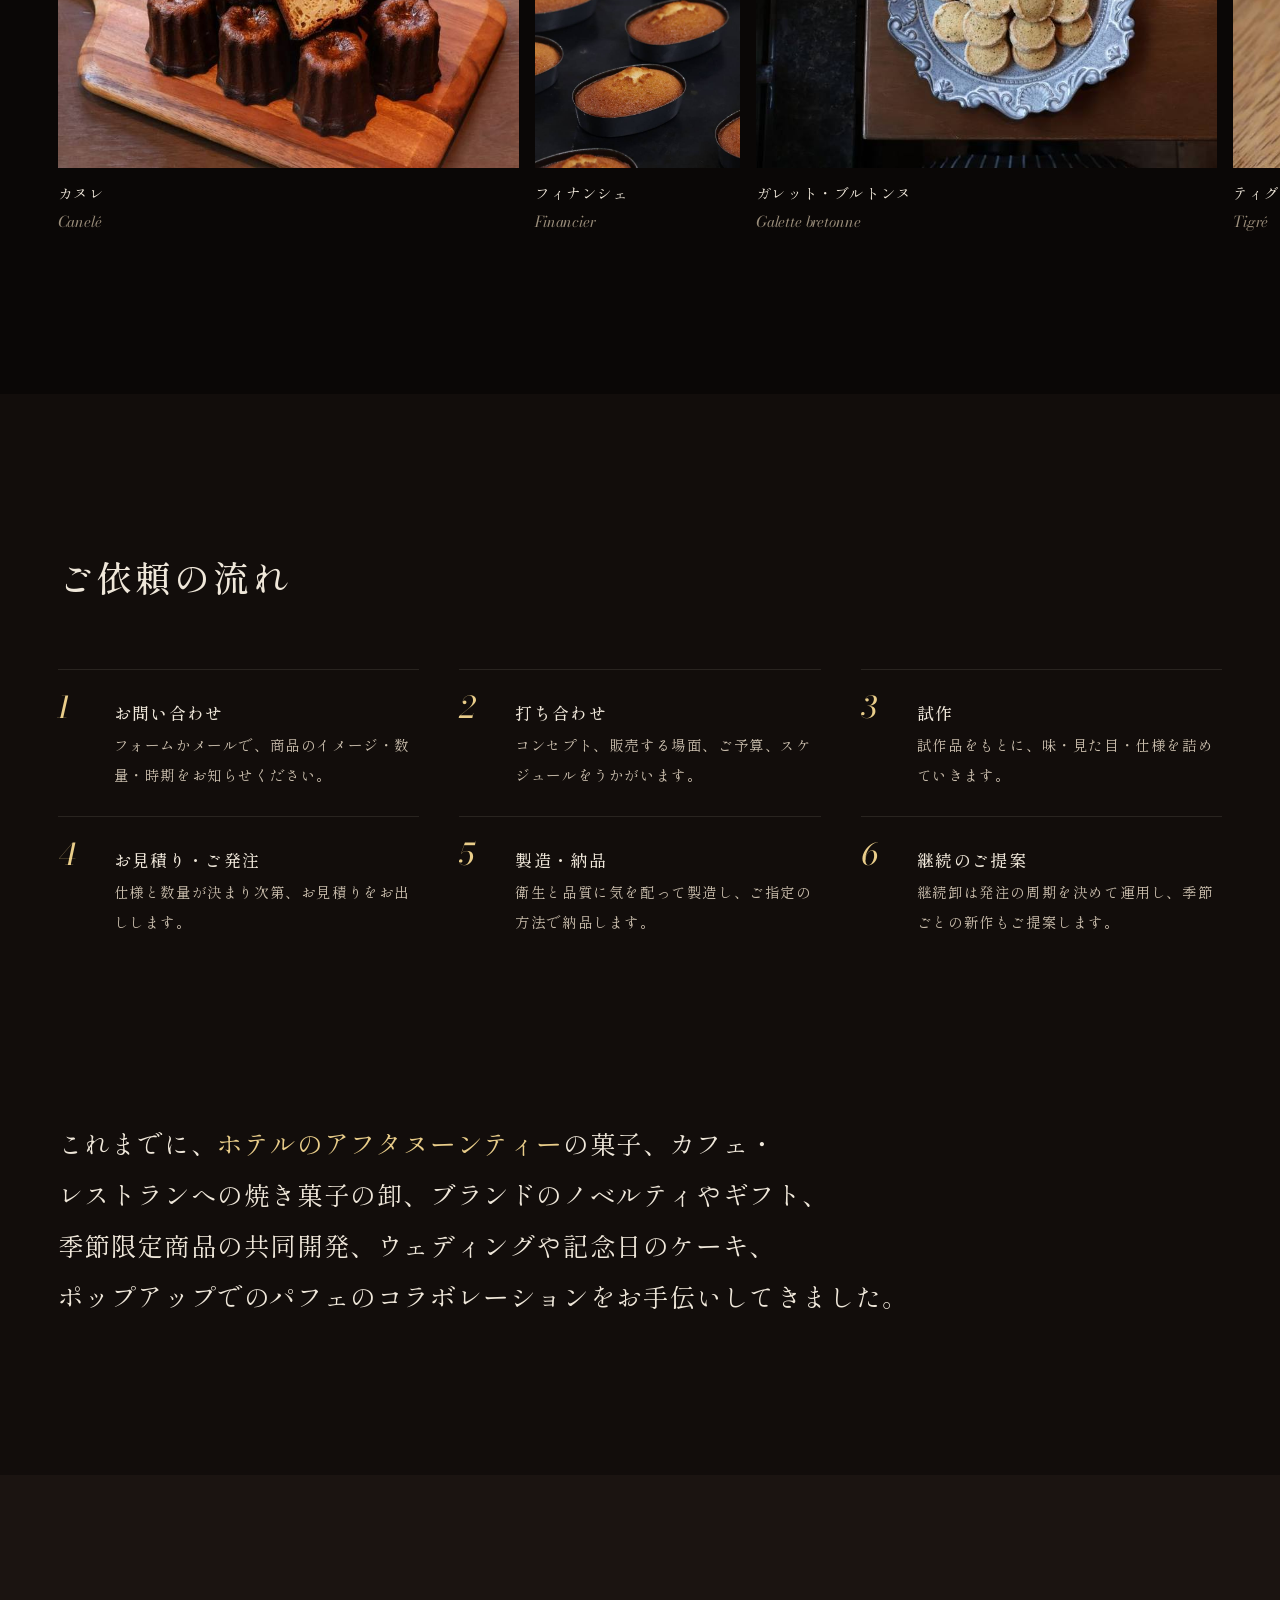
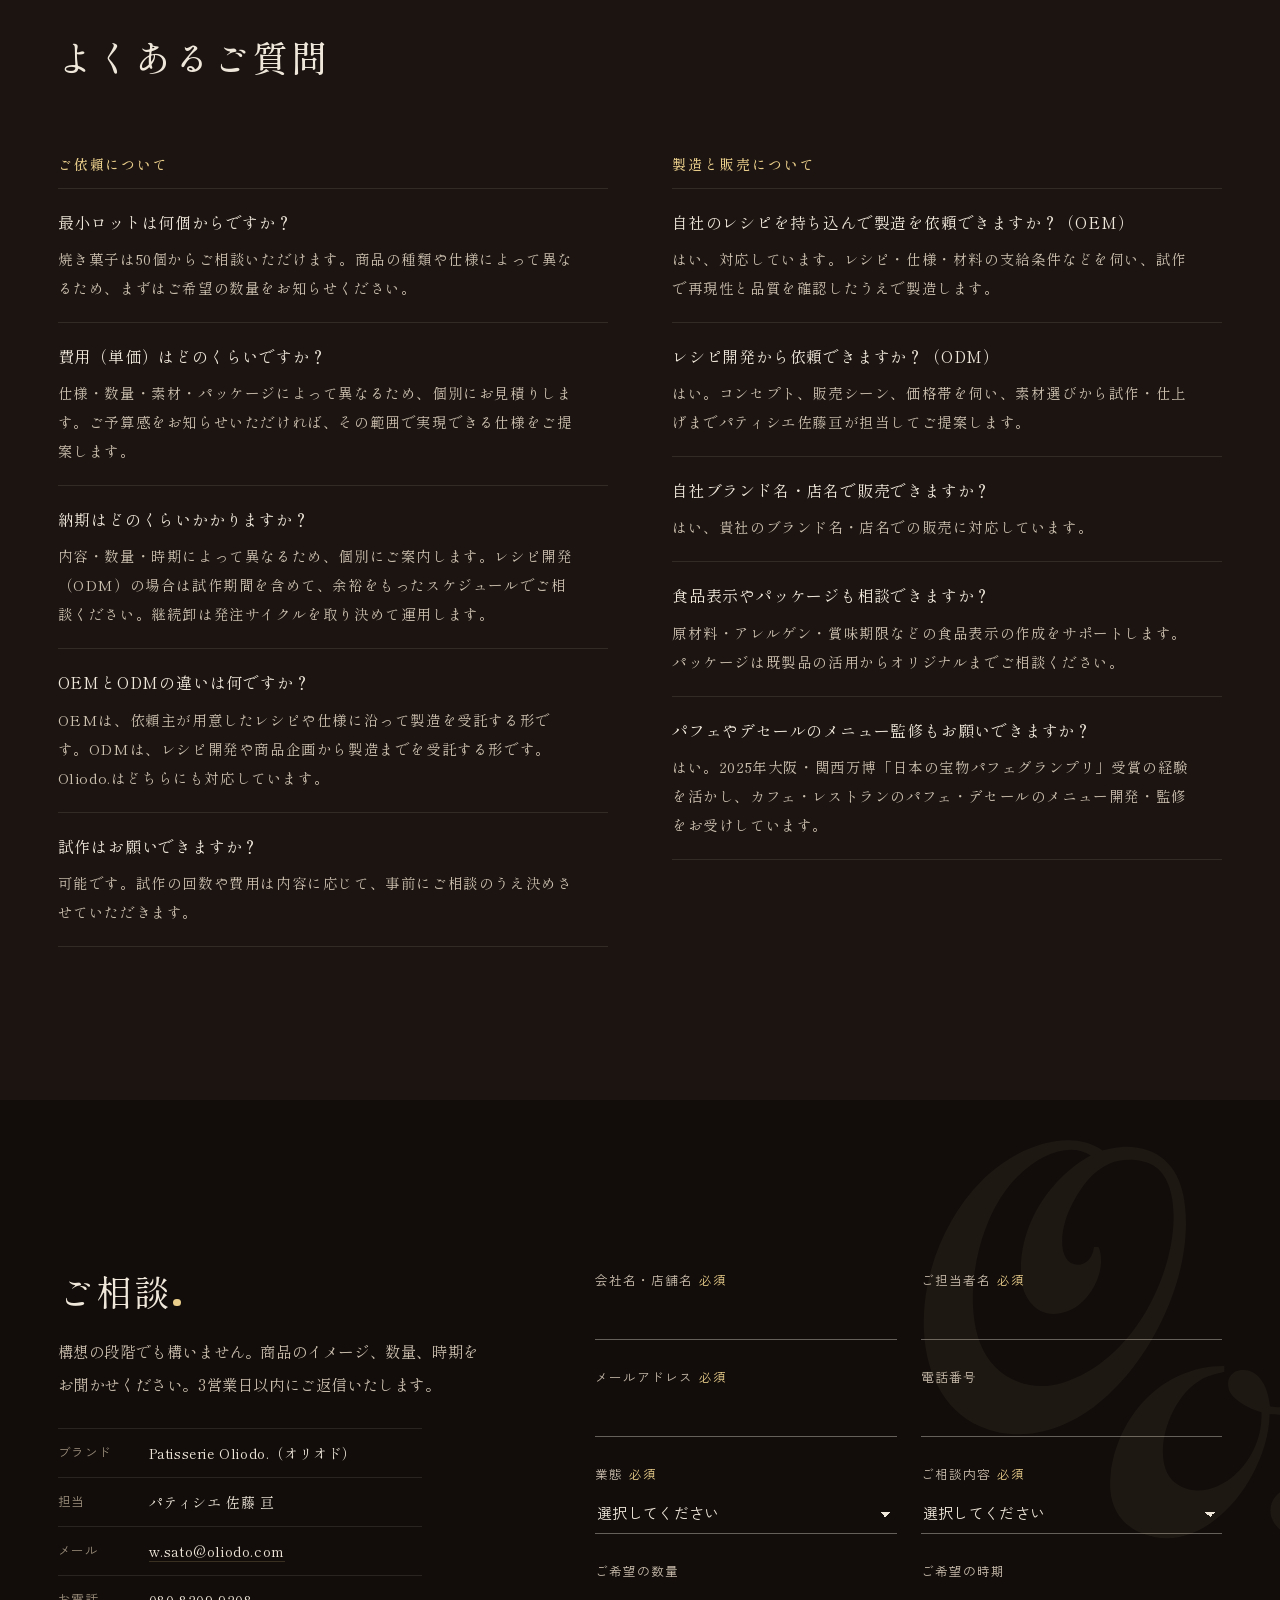
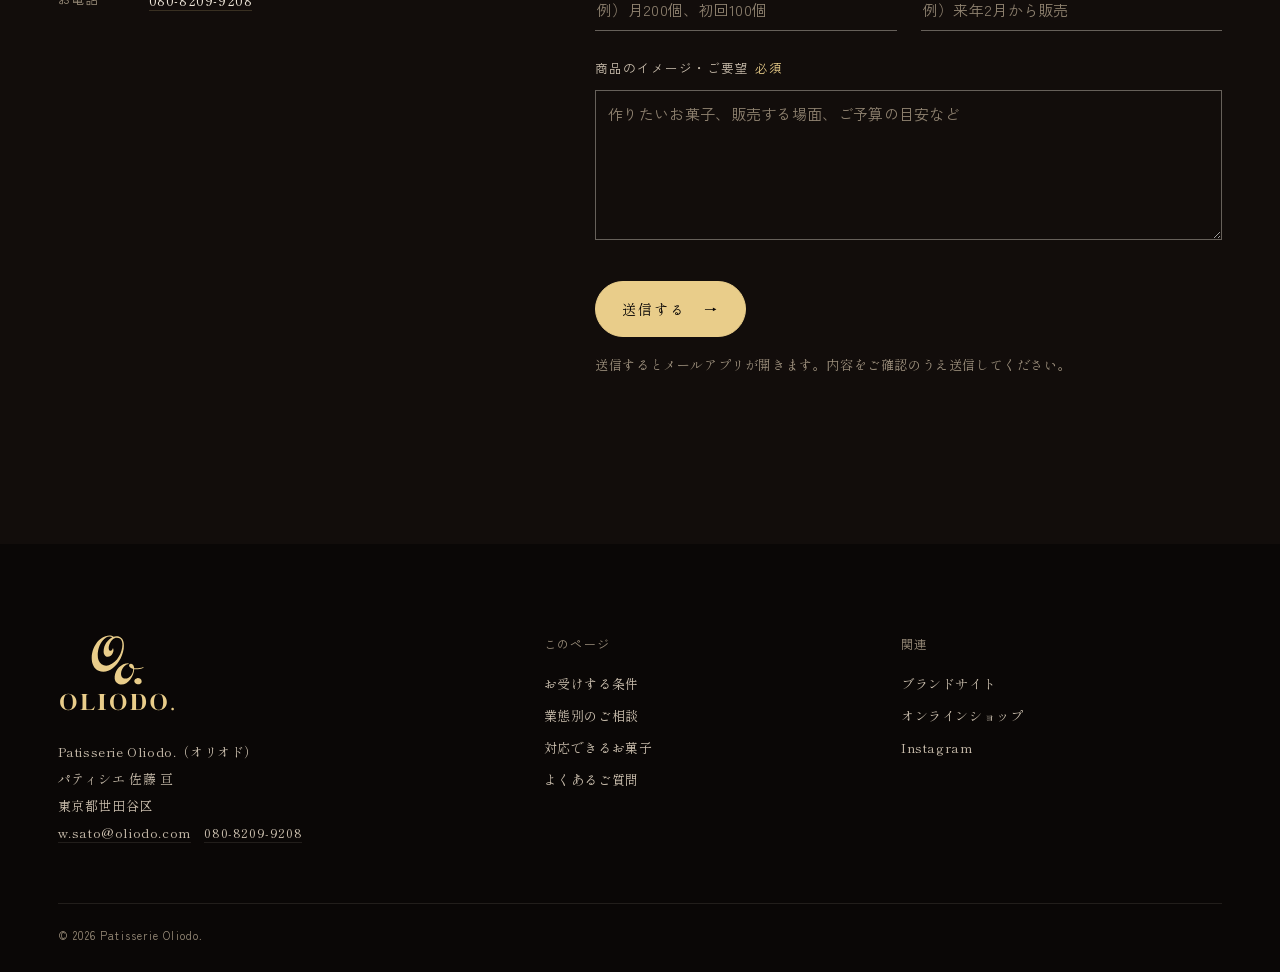
<file: oem/index.html>
<!DOCTYPE html>
<html lang="ja">
<head>
<meta charset="UTF-8">
<meta name="viewport" content="width=device-width, initial-scale=1.0">
<title>焼き菓子・デセールのOEM／ODM｜ホテル・ブライダル・カフェ向け小ロット50個〜｜Patisserie Oliodo.</title>
<meta name="description" content="ホテル・ブライダル、カフェ・レストラン向けに、焼き菓子・デセールのOEM（受託製造）とODM（レシピ開発からの商品企画）をお受けしています。2025年大阪・関西万博パフェグランプリ受賞パティシエ佐藤亘が監修。カヌレ・フィナンシェ・引き菓子・アフタヌーンティー菓子など、焼き菓子は50個からご相談いただけます。">
<link rel="canonical" href="https://www.oliodo.com/oem/">
<meta name="robots" content="index,follow,max-image-preview:large">
<meta name="theme-color" content="#17110E">
<meta name="format-detection" content="telephone=no">

<meta property="og:site_name" content="Patisserie Oliodo.">
<meta property="og:title" content="焼き菓子・デセールのOEM／ODM｜Patisserie Oliodo.">
<meta property="og:description" content="ホテル・ブライダル、カフェ・レストラン向け。万博パフェグランプリ受賞パティシエ監修、焼き菓子は50個から。レシピ持ち込み（OEM）にも、レシピ開発（ODM）にも対応します。">
<meta property="og:type" content="website">
<meta property="og:url" content="https://www.oliodo.com/oem/">
<meta property="og:image" content="https://www.oliodo.com/images/og-oem.jpg">
<meta property="og:image:width" content="1200">
<meta property="og:image:height" content="630">
<meta property="og:locale" content="ja_JP">
<meta name="twitter:card" content="summary_large_image">

<link rel="icon" href="../favicon.ico" sizes="any">
<link rel="icon" type="image/png" href="../favicon-32.png" sizes="32x32">
<link rel="apple-touch-icon" href="../apple-touch-icon.png">

<link rel="preconnect" href="https://fonts.googleapis.com">
<link rel="preconnect" href="https://fonts.gstatic.com" crossorigin>
<link href="https://fonts.googleapis.com/css2?family=Shippori+Mincho+B1:wght@400;500;600&family=Zen+Kaku+Gothic+New:wght@400;500&family=Bodoni+Moda:ital,opsz,wght@0,6..96,400;1,6..96,400&display=swap" rel="stylesheet">
<link rel="stylesheet" href="../assets/oliodo.css">
<script>document.documentElement.classList.add('js');</script>

<script type="application/ld+json">
{
  "@context": "https://schema.org",
  "@graph": [
    {
      "@type": "Service",
      "@id": "https://www.oliodo.com/oem/#service",
      "name": "焼き菓子・デセールのOEM／ODM",
      "alternateName": ["焼き菓子OEM", "焼き菓子ODM", "菓子の受託製造", "パティシエ監修の商品開発"],
      "serviceType": "菓子のOEM（受託製造）・ODM（レシピ開発からの商品企画・製造）",
      "description": "ホテル・ブライダル、カフェ・レストラン向けに、焼き菓子・デセールのOEM・ODMを提供。2025年大阪・関西万博「日本の宝物パフェグランプリ」受賞パティシエ佐藤亘が監修し、焼き菓子は50個から対応。貴社ブランド名での販売、食品表示・パッケージの相談にも対応。",
      "provider": { "@id": "https://www.oliodo.com/#org" },
      "areaServed": { "@type": "Country", "name": "日本" },
      "audience": [
        { "@type": "BusinessAudience", "name": "ホテル" },
        { "@type": "BusinessAudience", "name": "ブライダル・結婚式場" },
        { "@type": "BusinessAudience", "name": "カフェ" },
        { "@type": "BusinessAudience", "name": "レストラン" }
      ],
      "hasOfferCatalog": {
        "@type": "OfferCatalog",
        "name": "対応できるお菓子",
        "itemListElement": [
          { "@type": "Offer", "itemOffered": { "@type": "Product", "name": "カヌレ" } },
          { "@type": "Offer", "itemOffered": { "@type": "Product", "name": "フィナンシェ" } },
          { "@type": "Offer", "itemOffered": { "@type": "Product", "name": "ガレット・ブルトンヌ" } },
          { "@type": "Offer", "itemOffered": { "@type": "Product", "name": "ティグレ" } },
          { "@type": "Offer", "itemOffered": { "@type": "Product", "name": "クッキー・サブレ（缶・詰め合わせ）" } },
          { "@type": "Offer", "itemOffered": { "@type": "Product", "name": "テリーヌショコラ" } },
          { "@type": "Offer", "itemOffered": { "@type": "Product", "name": "ボンボンショコラ" } },
          { "@type": "Offer", "itemOffered": { "@type": "Product", "name": "アマンド・ショコラ" } },
          { "@type": "Offer", "itemOffered": { "@type": "Service", "name": "パフェ・デセールのメニュー監修" } }
        ]
      },
      "offers": {
        "@type": "Offer",
        "description": "価格・納期は仕様と数量に応じて個別見積り。焼き菓子の最小ロットは50個から。",
        "eligibleQuantity": { "@type": "QuantitativeValue", "minValue": 50, "unitText": "個" }
      }
    },
    {
      "@type": "BreadcrumbList",
      "itemListElement": [
        { "@type": "ListItem", "position": 1, "name": "Patisserie Oliodo.", "item": "https://www.oliodo.com/" },
        { "@type": "ListItem", "position": 2, "name": "OEM・ODM", "item": "https://www.oliodo.com/oem/" }
      ]
    },
    {
      "@type": "FAQPage",
      "mainEntity": [
        { "@type": "Question", "name": "最小ロットは何個からですか？", "acceptedAnswer": { "@type": "Answer", "text": "焼き菓子は50個からご相談いただけます。商品の種類や仕様によって異なるため、まずはご希望の数量をお知らせください。" } },
        { "@type": "Question", "name": "費用（単価）はどのくらいですか？", "acceptedAnswer": { "@type": "Answer", "text": "仕様・数量・素材・パッケージによって異なるため、個別にお見積りします。ご予算感をお知らせいただければ、その範囲で実現できる仕様をご提案します。" } },
        { "@type": "Question", "name": "納期はどのくらいかかりますか？", "acceptedAnswer": { "@type": "Answer", "text": "内容・数量・時期によって異なるため、個別にご案内します。レシピ開発（ODM）の場合は試作期間を含めて、余裕をもったスケジュールでご相談ください。継続卸は発注サイクルを取り決めて運用します。" } },
        { "@type": "Question", "name": "自社のレシピを持ち込んで製造を依頼できますか？（OEM）", "acceptedAnswer": { "@type": "Answer", "text": "はい、対応しています。レシピ・仕様・材料の支給条件などを伺い、試作で再現性と品質を確認したうえで製造します。" } },
        { "@type": "Question", "name": "レシピ開発から依頼できますか？（ODM）", "acceptedAnswer": { "@type": "Answer", "text": "はい。コンセプト、販売シーン、価格帯を伺い、素材選びから試作・仕上げまでパティシエ佐藤亘が担当してご提案します。" } },
        { "@type": "Question", "name": "自社ブランド名・店名で販売できますか？", "acceptedAnswer": { "@type": "Answer", "text": "はい、貴社のブランド名・店名での販売に対応しています。" } },
        { "@type": "Question", "name": "試作はお願いできますか？", "acceptedAnswer": { "@type": "Answer", "text": "可能です。試作の回数や費用は内容に応じて、事前にご相談のうえ決めさせていただきます。" } },
        { "@type": "Question", "name": "食品表示やパッケージも相談できますか？", "acceptedAnswer": { "@type": "Answer", "text": "原材料・アレルゲン・賞味期限などの食品表示の作成をサポートします。パッケージは既製品の活用からオリジナルまでご相談ください。" } },
        { "@type": "Question", "name": "パフェやデセールのメニュー監修もお願いできますか？", "acceptedAnswer": { "@type": "Answer", "text": "はい。2025年大阪・関西万博「日本の宝物パフェグランプリ」受賞の経験を活かし、カフェ・レストランのパフェ・デセールのメニュー開発・監修をお受けしています。" } },
        { "@type": "Question", "name": "OEMとODMの違いは何ですか？", "acceptedAnswer": { "@type": "Answer", "text": "OEMは、依頼主が用意したレシピや仕様に沿って製造を受託する形です。ODMは、レシピ開発や商品企画から製造までを受託する形です。Oliodo.はどちらにも対応しています。" } }
      ]
    }
  ]
}
</script>

</head>
<body>
<a class="skip" href="#main">本文へ移動</a>

<header class="masthead">
  <div class="masthead-in">
    <a href="../" class="masthead-logo" aria-label="Patisserie Oliodo. トップ"><img src="../images/logo-gold.svg" alt="Patisserie Oliodo." width="296" height="200"></a>
    <button class="menu-btn" id="menuBtn" aria-expanded="false" aria-controls="gnav" aria-label="メニュー"><span></span><span></span></button>
    <nav class="gnav" id="gnav" aria-label="このページ内">
      <a href="#terms">条件</a>
      <a href="#business">業態別のご相談</a>
      <a href="#goods">対応できるお菓子</a>
      <a href="#faq">よくあるご質問</a>
      <a href="../">ブランドサイト</a>
      <a href="#contact" class="gnav-cta">相談する</a>
    </nav>
  </div>
</header>

<main id="main">

<section class="oem-hero" aria-labelledby="oem-h1">
  <img class="watermark" src="../images/monogram.svg" alt="" aria-hidden="true" data-drift style="right:-10vw; top:6%;">
  <div class="wrap" style="position:relative; z-index:1;">
    <p class="crumb"><a href="../">Patisserie Oliodo.</a><span>›</span>法人の方へ（OEM・ODM）</p>
    <div class="oem-hero-grid">
      <div>
        <p class="oem-kicker didone it" aria-hidden="true">OEM &amp; ODM</p>
        <h1 id="oem-h1">焼き菓子・デセールのOEM・ODM<br><span class="nw">ホテル・ブライダル、</span><span class="nw">カフェ・レストランへ</span></h1>
        <p class="lead">お手持ちのレシピで製造するOEMにも、レシピづくりから一緒に考えるODMにも対応しています。担当は、2025年 大阪・関西万博「日本の宝物パフェグランプリ」でグランプリをいただいたパティシエ 佐藤 亘。焼き菓子は50個からご相談いただけます。</p>
        <a class="btn btn-solid" href="#contact">相談する<span class="arr" aria-hidden="true">→</span></a>
      </div>
      <figure class="oem-hero-photo" data-reveal="clip"><img class="arch" src="../images/oem-batch.jpg" alt="カップに詰めたアマンド・ショコラが並ぶ製造中の様子" width="933" height="1400"></figure>
    </div>
  </div>
</section>

<section class="terms" id="terms" aria-labelledby="terms-h">
  <div class="wrap">
    <h2 class="h2" id="terms-h" data-reveal>お受けする条件</h2>
    <div class="terms-grid">
      <div class="term term-lot" data-reveal>
        <h3>最小ロット</h3>
        <p class="num">50<small>個から</small></p>
        <p>焼き菓子の場合。品目・仕様によって変わります。まずはご希望の数量をお知らせください。</p>
      </div>
      <div class="term" data-reveal>
        <h3>つくり方</h3>
        <dl>
          <div><dt>OEM</dt><dd>お手持ちのレシピ・仕様で製造</dd></div>
          <div><dt>ODM</dt><dd>レシピ開発・商品企画から</dd></div>
          <div><dt>試作</dt><dd>できます。回数と費用は内容に応じて事前に決めます</dd></div>
        </dl>
      </div>
      <div class="term" data-reveal>
        <h3>費用と時期</h3>
        <dl>
          <div><dt>価格</dt><dd>仕様と数量をうかがい、個別にお見積り</dd></div>
          <div><dt>納期</dt><dd>個別にご案内。ODMは試作期間を含めて余裕をもって</dd></div>
        </dl>
      </div>
      <div class="term term-wide" data-reveal>
        <h3>販売まわり</h3>
        <dl>
          <div><dt>販売名義</dt><dd>貴社のブランド名・店名で販売いただけます</dd></div>
          <div><dt>食品表示</dt><dd>原材料・アレルゲン・賞味期限などの表示づくりをお手伝いします</dd></div>
          <div><dt>パッケージ</dt><dd>既製の資材を使う方法から、オリジナルまでご相談ください</dd></div>
        </dl>
      </div>
    </div>
  </div>
</section>

<section class="biz" id="business" aria-labelledby="biz-h">
  <div class="wrap">
    <h2 class="vh" id="biz-h">業態別のご相談</h2>
    <article class="biz-row">
      <figure class="biz-photo" data-reveal="clip"><img data-parallax src="../images/cake-buffet1.jpg" alt="秋の素材で彩ったスイーツブッフェ" loading="lazy" decoding="async"></figure>
      <div data-reveal>
        <p class="biz-word" aria-hidden="true">Hotels &amp; Weddings</p>
        <h3 class="h3">ホテル・ブライダル</h3>
        <p>アフタヌーンティーのスタンドや、ゲストが持ち帰る引き菓子は、施設の印象に残る部分です。季節の素材と施設の雰囲気に合わせて、見た目・味・日持ちの釣り合いを考えます。</p>
        <ul>
          <li>アフタヌーンティーの焼き菓子・プティフール</li>
          <li>ウェディングの引き菓子・プチギフト</li>
          <li>ウェディングケーキ・記念日のケーキ</li>
          <li>周年・記念品のオリジナルギフト</li>
        </ul>
      </div>
    </article>
    <article class="biz-row rev">
      <figure class="biz-photo" data-reveal="clip"><img data-parallax src="../images/pf-pear1.jpg" alt="洋梨のパフェ" loading="lazy" decoding="async"></figure>
      <div data-reveal>
        <p class="biz-word" aria-hidden="true">Cafés &amp; Restaurants</p>
        <h3 class="h3">カフェ・レストラン</h3>
        <p>ショーケースに並べる焼き菓子から、お店の看板になるパフェやデセールまで。店名で販売できる商品として、お店の仕込みを増やさずに品揃えを広げられます。</p>
        <ul>
          <li>カヌレ・フィナンシェなど焼き菓子の継続卸</li>
          <li>店名で販売するオリジナルの焼き菓子</li>
          <li>パフェ・デセールのメニュー開発と監修</li>
          <li>季節限定商品の共同開発</li>
        </ul>
      </div>
    </article>
  </div>
</section>

<div class="band" aria-hidden="true">
  <div class="band-media"><img src="../images/canele.jpg" alt="" loading="lazy" decoding="async" data-zoom></div>
</div>

<section class="goods" id="goods" aria-labelledby="goods-h">
  <div class="wrap"><h2 class="h2" id="goods-h" data-reveal>対応できるお菓子</h2><p class="lead" style="margin-top:14px;" data-reveal>これまでつくってきたものの一部です。クッキー・サブレの詰め合わせや、季節の焼き菓子もご相談ください。</p></div>
  <div class="goods-track" tabindex="0" aria-label="対応できるお菓子（横にスクロールできます）">
    <figure><img src="../images/baked-canele-wood.jpg" alt="カヌレ" loading="lazy" decoding="async"><figcaption>カヌレ<span class="didone">Canelé</span></figcaption></figure>
    <figure><img src="../images/baked-financier.jpg" alt="フィナンシェ" loading="lazy" decoding="async"><figcaption>フィナンシェ<span class="didone">Financier</span></figcaption></figure>
    <figure><img src="../images/baked-galette1.jpg" alt="ガレット・ブルトンヌ" loading="lazy" decoding="async"><figcaption>ガレット・ブルトンヌ<span class="didone">Galette bretonne</span></figcaption></figure>
    <figure><img src="../images/baked-tigre1.jpg" alt="ティグレ" loading="lazy" decoding="async"><figcaption>ティグレ<span class="didone">Tigré</span></figcaption></figure>
    <figure><img src="../images/choco-terrine.jpg" alt="テリーヌショコラ" loading="lazy" decoding="async"><figcaption>テリーヌショコラ<span class="didone">Terrine au chocolat</span></figcaption></figure>
    <figure><img src="../images/choco-bonbon1.jpg" alt="ボンボンショコラ" loading="lazy" decoding="async"><figcaption>ボンボンショコラ<span class="didone">Bonbons de chocolat</span></figcaption></figure>
    <figure><img src="../images/oem-amande-choco.jpg" alt="アマンド・ショコラ" loading="lazy" decoding="async"><figcaption>アマンド・ショコラ<span class="didone">Amandes au chocolat</span></figcaption></figure>
    <figure><img src="../images/pf-grandprix2.jpg" alt="グランプリを受賞したパフェ" loading="lazy" decoding="async"><figcaption>パフェ・デセールの監修<span class="didone">Parfait &amp; dessert</span></figcaption></figure>
  </div>
</section>

<section class="flow" aria-labelledby="flow-h">
  <div class="wrap">
    <h2 class="h2" id="flow-h" data-reveal>ご依頼の流れ</h2>
    <ol class="flow-list">
      <li data-reveal><b>お問い合わせ</b><span>フォームかメールで、商品のイメージ・数量・時期をお知らせください。</span></li>
      <li data-reveal><b>打ち合わせ</b><span>コンセプト、販売する場面、ご予算、スケジュールをうかがいます。</span></li>
      <li data-reveal><b>試作</b><span>試作品をもとに、味・見た目・仕様を詰めていきます。</span></li>
      <li data-reveal><b>お見積り・ご発注</b><span>仕様と数量が決まり次第、お見積りをお出しします。</span></li>
      <li data-reveal><b>製造・納品</b><span>衛生と品質に気を配って製造し、ご指定の方法で納品します。</span></li>
      <li data-reveal><b>継続のご提案</b><span>継続卸は発注の周期を決めて運用し、季節ごとの新作もご提案します。</span></li>
    </ol>
  </div>
</section>

<section class="works" aria-labelledby="works-h">
  <div class="wrap">
    <h2 class="vh" id="works-h">これまでのお仕事</h2>
    <p data-reveal>これまでに、<span class="gold">ホテルのアフタヌーンティー</span>の菓子、カフェ・レストランへの焼き菓子の卸、ブランドのノベルティやギフト、季節限定商品の共同開発、ウェディングや記念日のケーキ、ポップアップでのパフェのコラボレーションをお手伝いしてきました。</p>
  </div>
</section>

<section class="faq" id="faq" aria-labelledby="faq-h">
  <div class="wrap">
    <h2 class="h2" id="faq-h" data-reveal>よくあるご質問</h2>
    <div class="faq-grid">
      <div class="faq-group" data-reveal>
        <h3>ご依頼について</h3>
        <dl>
        <div class="qa"><dt>最小ロットは何個からですか？</dt><dd>焼き菓子は50個からご相談いただけます。商品の種類や仕様によって異なるため、まずはご希望の数量をお知らせください。</dd></div>
        <div class="qa"><dt>費用（単価）はどのくらいですか？</dt><dd>仕様・数量・素材・パッケージによって異なるため、個別にお見積りします。ご予算感をお知らせいただければ、その範囲で実現できる仕様をご提案します。</dd></div>
        <div class="qa"><dt>納期はどのくらいかかりますか？</dt><dd>内容・数量・時期によって異なるため、個別にご案内します。レシピ開発（ODM）の場合は試作期間を含めて、余裕をもったスケジュールでご相談ください。継続卸は発注サイクルを取り決めて運用します。</dd></div>
        <div class="qa"><dt>OEMとODMの違いは何ですか？</dt><dd>OEMは、依頼主が用意したレシピや仕様に沿って製造を受託する形です。ODMは、レシピ開発や商品企画から製造までを受託する形です。Oliodo.はどちらにも対応しています。</dd></div>
        <div class="qa"><dt>試作はお願いできますか？</dt><dd>可能です。試作の回数や費用は内容に応じて、事前にご相談のうえ決めさせていただきます。</dd></div>
        </dl>
      </div>
      <div class="faq-group" data-reveal>
        <h3>製造と販売について</h3>
        <dl>
        <div class="qa"><dt>自社のレシピを持ち込んで製造を依頼できますか？（OEM）</dt><dd>はい、対応しています。レシピ・仕様・材料の支給条件などを伺い、試作で再現性と品質を確認したうえで製造します。</dd></div>
        <div class="qa"><dt>レシピ開発から依頼できますか？（ODM）</dt><dd>はい。コンセプト、販売シーン、価格帯を伺い、素材選びから試作・仕上げまでパティシエ佐藤亘が担当してご提案します。</dd></div>
        <div class="qa"><dt>自社ブランド名・店名で販売できますか？</dt><dd>はい、貴社のブランド名・店名での販売に対応しています。</dd></div>
        <div class="qa"><dt>食品表示やパッケージも相談できますか？</dt><dd>原材料・アレルゲン・賞味期限などの食品表示の作成をサポートします。パッケージは既製品の活用からオリジナルまでご相談ください。</dd></div>
        <div class="qa"><dt>パフェやデセールのメニュー監修もお願いできますか？</dt><dd>はい。2025年大阪・関西万博「日本の宝物パフェグランプリ」受賞の経験を活かし、カフェ・レストランのパフェ・デセールのメニュー開発・監修をお受けしています。</dd></div>
        </dl>
      </div>
    </div>
  </div>
</section>

<section class="oem-contact contact" id="contact" aria-labelledby="contact-h">
  <img class="watermark wm-contact" src="../images/monogram.svg" alt="" aria-hidden="true" data-drift>
  <div class="wrap contact-grid">
    <div data-reveal>
      <h2 class="contact-title" id="contact-h">ご相談<i class="dot"></i></h2>
      <p class="lead" style="margin-top:22px;">構想の段階でも構いません。商品のイメージ、数量、時期をお聞かせください。3営業日以内にご返信いたします。</p>
      <dl>
        <div><dt>ブランド</dt><dd>Patisserie Oliodo.（オリオド）</dd></div>
        <div><dt>担当</dt><dd>パティシエ 佐藤 亘</dd></div>
        <div><dt>メール</dt><dd><a href="mailto:w.sato@oliodo.com">w.sato@oliodo.com</a></dd></div>
        <div><dt>お電話</dt><dd><a href="tel:08082099208">080-8209-9208</a></dd></div>
      </dl>
    </div>
    <div>
      <form id="oemForm" data-subject="OEM・ODMのご相談">
        <div class="field-row">
          <div class="field"><label for="f-company">会社名・店舗名<span class="req">必須</span></label><input id="f-company" name="company" required autocomplete="organization"></div>
          <div class="field"><label for="f-name">ご担当者名<span class="req">必須</span></label><input id="f-name" name="name" required autocomplete="name"></div>
        </div>
        <div class="field-row">
          <div class="field"><label for="f-email">メールアドレス<span class="req">必須</span></label><input id="f-email" name="email" type="email" required autocomplete="email"></div>
          <div class="field"><label for="f-tel">電話番号</label><input id="f-tel" name="tel" type="tel" autocomplete="tel"></div>
        </div>
        <div class="field-row">
          <div class="field"><label for="f-biz">業態<span class="req">必須</span></label><select id="f-biz" name="biz" required><option value="">選択してください</option><option>ホテル</option><option>ブライダル・式場</option><option>カフェ</option><option>レストラン</option><option>小売・EC・ブランド</option><option>その他</option></select></div>
          <div class="field"><label for="f-type">ご相談内容<span class="req">必須</span></label><select id="f-type" name="type" required><option value="">選択してください</option><option>OEM（レシピ持ち込みでの製造）</option><option>ODM（レシピ開発・商品企画から）</option><option>焼き菓子の継続卸</option><option>パフェ・デセールの監修</option><option>まだ決めていない</option></select></div>
        </div>
        <div class="field-row">
          <div class="field"><label for="f-qty">ご希望の数量</label><input id="f-qty" name="qty" placeholder="例）月200個、初回100個"></div>
          <div class="field"><label for="f-due">ご希望の時期</label><input id="f-due" name="due" placeholder="例）来年2月から販売"></div>
        </div>
        <div class="field"><label for="f-msg">商品のイメージ・ご要望<span class="req">必須</span></label><textarea id="f-msg" name="msg" required placeholder="作りたいお菓子、販売する場面、ご予算の目安など"></textarea></div>
        <button type="submit" class="btn btn-solid submit">送信する<span class="arr" aria-hidden="true">→</span></button>
        <p class="small form-note">送信するとメールアプリが開きます。内容をご確認のうえ送信してください。</p>
      </form>
      <div class="sent" id="sent" hidden role="status"><p class="h3">メールアプリを開きました。</p><p class="small">送信が完了しましたら、3営業日以内にご返信いたします。開かない場合は w.sato@oliodo.com まで直接ご連絡ください。</p></div>
    </div>
  </div>
</section>
</main>

<footer class="footer">
  <div class="wrap">
    <div class="footer-grid">
      <div><img class="footer-logo2" src="../images/logo-gold.svg" alt="Patisserie Oliodo." width="296" height="200" loading="lazy" decoding="async">
      <address>Patisserie Oliodo.（オリオド）<br>パティシエ 佐藤 亘<br>東京都世田谷区<br><a href="mailto:w.sato@oliodo.com">w.sato@oliodo.com</a>　<a href="tel:08082099208">080-8209-9208</a></address></div>
      <nav aria-label="フッター：このページ">
        <h2>このページ</h2>
        <ul>
          <li><a href="#terms">お受けする条件</a></li>
          <li><a href="#business">業態別のご相談</a></li>
          <li><a href="#goods">対応できるお菓子</a></li>
          <li><a href="#faq">よくあるご質問</a></li>
        </ul>
      </nav>
      <nav aria-label="フッター：関連">
        <h2>関連</h2>
        <ul>
          <li><a href="../">ブランドサイト</a></li>
          <li><a href="https://oliodo0901.base.shop/" target="_blank" rel="noopener">オンラインショップ</a></li>
          <li><a href="https://www.instagram.com/oliodo_official/" target="_blank" rel="noopener">Instagram</a></li>
        </ul>
      </nav>
    </div>
  </div>
  <p class="wrap footer-copy"><span>© 2026 Patisserie Oliodo.</span></p>
</footer>

<script src="../assets/vendor/gsap.min.js" defer></script>
<script src="../assets/vendor/ScrollTrigger.min.js" defer></script>
<script src="../assets/vendor/lenis.min.js" defer></script>
<script src="../assets/oliodo.js" defer></script>
</body>
</html>
</file>
<file: assets/oliodo.css>
/* =========================================================
   Patisserie Oliodo. — site stylesheet (2026-09 / v4)

   Design read: 高級パティスリーのブランドサイト（紙面的・キネティックタイポ）
   Dials: VARIANCE 9 / MOTION 7 / DENSITY 3
   Theme: ダーク固定（ブランドの黒と金で統一）
   モチーフ:
     ・終止符「.」  … Period. に由来するシャンパンゴールドの丸
     ・アーチ      … パティシエ写真の店内アーチから取った写真の切り抜き
     ・巨大な欧文  … ロゴと同系統の Didone（Bodoni Moda）
   形のルール: 写真は角 or アーチ、ボタンは全丸（pill）、カードの角丸と影は使わない
========================================================= */

*, *::before, *::after { box-sizing: border-box; margin: 0; padding: 0; }

:root {
  --bg: #120D0B;
  --bg-2: #1B1411;
  --bg-3: #0A0706;
  --ink: #EFE7DA;
  --ink-2: #CBBFAE;
  --mute: #9C8F7C;
  --gold: #E9CD8A;
  --gold-deep: #9A6525;
  --line: rgba(233, 205, 138, 0.18);
  --line-2: rgba(239, 231, 218, 0.1);

  --mincho: "Shippori Mincho B1", "Yu Mincho", "YuMincho", "Hiragino Mincho ProN", serif;
  --gothic: "Zen Kaku Gothic New", "Hiragino Sans", "Yu Gothic", sans-serif;
  --didone: "Bodoni Moda", "Didot", "Bodoni 72", serif;

  --wrap: 1320px;
  --gutter: clamp(20px, 4.5vw, 72px);
  --ease: cubic-bezier(0.16, 1, 0.3, 1);
  --ease-soft: cubic-bezier(0.32, 0.72, 0, 1);
  color-scheme: dark;
}

html { -webkit-text-size-adjust: 100%; }
body {
  background: var(--bg); color: var(--ink);
  font-family: var(--mincho); font-weight: 400; font-size: 15px; line-height: 2; letter-spacing: 0.04em;
  -webkit-font-smoothing: antialiased; overflow-x: hidden;
}
img { display: block; max-width: 100%; height: auto; }
a { color: inherit; text-decoration: none; }
::selection { background: var(--gold); color: var(--bg-3); }
:focus-visible { outline: 1px solid var(--gold); outline-offset: 4px; }

/* 紙の粒子（固定レイヤーのみ） */
body::after {
  content: ""; position: fixed; inset: 0; pointer-events: none; z-index: 90; opacity: .07; mix-blend-mode: overlay;
  background-image: url("data:image/svg+xml,%3Csvg xmlns='http://www.w3.org/2000/svg' width='180' height='180'%3E%3Cfilter id='n'%3E%3CfeTurbulence type='fractalNoise' baseFrequency='.85' numOctaves='2' stitchTiles='stitch'/%3E%3C/filter%3E%3Crect width='100%25' height='100%25' filter='url(%23n)'/%3E%3C/svg%3E");
}

.wrap { max-width: var(--wrap); margin: 0 auto; padding-inline: var(--gutter); }
.skip { position: absolute; left: 12px; top: -80px; z-index: 99; background: var(--gold); color: var(--bg-3); padding: 8px 16px; font-family: var(--gothic); font-size: 12px; }
.skip:focus { top: 12px; }
.vh { position: absolute !important; width: 1px; height: 1px; overflow: hidden; clip: rect(0 0 0 0); white-space: nowrap; }
.nw { white-space: nowrap; }

/* 文字 */
.didone { font-family: var(--didone); font-weight: 400; letter-spacing: -0.01em; }
.it { font-style: italic; }
.h2 { font-size: clamp(24px, 2.8vw, 36px); font-weight: 500; line-height: 1.6; letter-spacing: 0.08em; word-break: auto-phrase; text-wrap: balance; }
.h3 { font-size: 18px; font-weight: 500; letter-spacing: 0.08em; line-height: 1.7; }
.lead { font-size: clamp(15px, 1.2vw, 17px); line-height: 2.1; color: var(--ink-2); max-width: 32em; word-break: auto-phrase; }
.prose { max-width: 33em; color: var(--ink-2); word-break: auto-phrase; }
.prose p + p { margin-top: 1.1em; }
.small { font-size: 13px; line-height: 1.9; color: var(--mute); }
.cap { font-family: var(--gothic); font-size: 12px; letter-spacing: 0.1em; color: var(--mute); }

/* 終止符の丸 */
.dot { display: inline-block; width: 0.2em; height: 0.2em; border-radius: 50%; background: var(--gold); vertical-align: baseline; margin-left: 0.04em; }

/* アーチ */
.arch { border-radius: 999px 999px 0 0; overflow: hidden; }

/* ボタン（pill）と矢印の小円 */
.btn {
  display: inline-flex; align-items: center; gap: 14px; padding: 10px 10px 10px 26px;
  border: 1px solid var(--line); border-radius: 999px; font-size: 15px; letter-spacing: 0.1em; color: var(--ink); background: none;
  transition: border-color .5s var(--ease), background .5s var(--ease), color .5s var(--ease), transform .2s;
}
.btn .arr { width: 38px; height: 38px; border-radius: 50%; background: var(--gold); color: var(--bg-3); display: grid; place-items: center; font-family: var(--gothic); font-size: 14px; transition: transform .5s var(--ease); }
.btn:hover { border-color: var(--gold); }
.btn:hover .arr { transform: translateX(3px) rotate(-45deg); }
.btn:active { transform: scale(.98); }
.btn-solid { background: var(--gold); color: var(--bg-3); border-color: var(--gold); }
.btn-solid .arr { background: var(--bg-3); color: var(--gold); }

/* 表示アニメーション（JSがあるときだけ隠す） */
.js [data-reveal] { opacity: 0; transform: translateY(40px); filter: blur(6px); transition: opacity 1.1s var(--ease), transform 1.1s var(--ease), filter 1.1s var(--ease); }
.js [data-reveal].is-in { opacity: 1; transform: none; filter: none; }
.js [data-reveal="clip"] { opacity: 1; filter: none; transform: none; }
.js [data-reveal="clip"] img { clip-path: inset(100% 0 0 0); transition: clip-path 1.4s var(--ease-soft); }
.js [data-reveal="clip"].is-in img { clip-path: inset(0 0 0 0); }

/* =========================================================
   Header（浮いたピル型）
========================================================= */
.masthead { position: fixed; top: calc(env(safe-area-inset-top, 0px) + 14px); left: 0; right: 0; z-index: 50; pointer-events: none; }
.masthead-in { display: flex; justify-content: space-between; align-items: center; gap: 16px; padding-inline: var(--gutter); }
.masthead-logo { pointer-events: auto; display: block; padding: 8px 0; }
.masthead-logo img { height: 46px; width: auto; }
.gnav {
  pointer-events: auto; display: flex; align-items: center; gap: 4px; padding: 6px;
  background: rgba(18, 13, 11, 0.62); border: 1px solid var(--line); border-radius: 999px;
  -webkit-backdrop-filter: blur(16px); backdrop-filter: blur(16px);
  font-family: var(--gothic); font-size: 13px; letter-spacing: 0.08em;
}
.gnav a { padding: 8px 14px; border-radius: 999px; transition: background .4s var(--ease), color .4s var(--ease); white-space: nowrap; }
.gnav a:hover { background: rgba(233, 205, 138, 0.12); }
.gnav .gnav-cta { background: var(--gold); color: var(--bg-3); }
.gnav .gnav-cta:hover { background: var(--ink); }
.menu-btn { display: none; pointer-events: auto; width: 48px; height: 48px; border-radius: 50%; border: 1px solid var(--line); background: rgba(18,13,11,.62); -webkit-backdrop-filter: blur(16px); backdrop-filter: blur(16px); cursor: pointer; position: relative; }
.menu-btn span { position: absolute; left: 15px; right: 15px; height: 1px; background: var(--ink); transition: transform .5s var(--ease), top .5s var(--ease); }
.menu-btn span:nth-child(1) { top: 20px; }
.menu-btn span:nth-child(2) { top: 27px; }
.menu-btn[aria-expanded="true"] span:nth-child(1) { top: 23.5px; transform: rotate(45deg); }
.menu-btn[aria-expanded="true"] span:nth-child(2) { top: 23.5px; transform: rotate(-45deg); }
@media (max-width: 960px) {
  .menu-btn { display: block; z-index: 2; }
  .gnav {
    position: fixed; inset: 0; border-radius: 0; border: 0; padding: 110px var(--gutter) 40px;
    flex-direction: column; align-items: stretch; gap: 0; background: rgba(10, 7, 6, 0.95);
    font-family: var(--mincho); font-size: 22px; letter-spacing: 0.1em;
    opacity: 0; visibility: hidden; transition: opacity .5s var(--ease), visibility .5s;
  }
  .gnav a { border-radius: 0; padding: 18px 0; border-bottom: 1px solid var(--line-2); opacity: 0; transform: translateY(24px); transition: opacity .6s var(--ease), transform .6s var(--ease); }
  .gnav .gnav-cta { background: none; color: var(--gold); }
  .gnav.is-open { opacity: 1; visibility: visible; }
  .gnav.is-open a { opacity: 1; transform: none; }
  .gnav.is-open a:nth-child(2) { transition-delay: .05s; } .gnav.is-open a:nth-child(3) { transition-delay: .1s; }
  .gnav.is-open a:nth-child(4) { transition-delay: .15s; } .gnav.is-open a:nth-child(5) { transition-delay: .2s; }
  .gnav.is-open a:nth-child(6) { transition-delay: .25s; }
}

/* =========================================================
   Hero：巨大な Oliodo. を写真に重ねる
========================================================= */
.hero { position: relative; min-height: min(100dvh, 1000px); padding: 110px var(--gutter) 36px; display: grid; grid-template-columns: repeat(12, minmax(0, 1fr)); grid-template-rows: 1fr auto; column-gap: 20px; overflow: hidden; isolation: isolate; }
.hero-media { position: absolute; inset: 0; z-index: -1; overflow: hidden; }
.hero-media img { position: absolute; inset: 0; width: 100%; height: 100%; object-fit: cover; opacity: 0; transform: scale(1.08); transition: opacity 2.2s ease, transform 9s linear; }
.hero-media img.is-on { opacity: 1; transform: scale(1); }
.hero-media::after { content: ""; position: absolute; inset: 0; pointer-events: none;
  background: linear-gradient(90deg, rgba(18,13,11,.92) 0%, rgba(18,13,11,.55) 34%, rgba(18,13,11,.05) 62%), linear-gradient(0deg, rgba(18,13,11,.95) 0%, rgba(18,13,11,0) 42%); }
.hero-copy { grid-column: 1 / 7; grid-row: 1; align-self: start; padding-top: clamp(10px, 3vh, 50px); position: relative; display: flex; gap: 32px; }
.hero-tate { writing-mode: vertical-rl; font-size: clamp(22px, 2vw, 30px); font-weight: 500; line-height: 2; letter-spacing: 0.26em; height: 14.4em; flex: none; text-shadow: 0 2px 24px rgba(0,0,0,.5); }
.hero-meta { align-self: end; font-size: 13.5px; line-height: 2; color: var(--ink-2); max-width: 18em; }
.hero-meta b { display: block; color: var(--gold); font-weight: 500; font-size: 14px; margin-bottom: 8px; }
.hero-word {
  grid-column: 1 / -1; grid-row: 2; position: relative; align-self: end;
  font-family: var(--didone); font-weight: 400; font-size: clamp(84px, 18vw, 300px); line-height: .82; letter-spacing: -0.035em;
  margin-left: -0.04em; color: var(--ink); pointer-events: none;
}
.hero-word-mask { overflow: hidden; display: block; padding-bottom: .06em; }
.hero-word .ch { display: inline-block; }
.hero-word .dot { width: .17em; height: .17em; margin-left: .02em; }
.js .hero-word .ch { transform: translateY(105%); opacity: 0; animation: rise 1.4s var(--ease) .3s forwards; }
.js .hero-word .ch:nth-child(2) { animation-delay: .36s; } .js .hero-word .ch:nth-child(3) { animation-delay: .42s; }
.js .hero-word .ch:nth-child(4) { animation-delay: .48s; } .js .hero-word .ch:nth-child(5) { animation-delay: .54s; }
.js .hero-word .ch:nth-child(6) { animation-delay: .6s; } .js .hero-word .ch:nth-child(7) { animation-delay: .95s; }
@keyframes rise { to { transform: none; opacity: 1; } }
.js .hero-media { clip-path: inset(0 0 0 100%); animation: wipe 1.8s var(--ease-soft) .05s forwards; }
@keyframes wipe { to { clip-path: inset(0 0 0 0); } }
.js .hero-copy { opacity: 0; animation: fadein 1.4s var(--ease) 1s forwards; }
@keyframes fadein { to { opacity: 1; } }
.hero-links { grid-column: 9 / -1; grid-row: 2; align-self: end; justify-self: end; display: flex; gap: 10px; flex-wrap: wrap; justify-content: flex-end; margin-bottom: 1.6vw; }
.hero-links .btn { background: rgba(18,13,11,.5); -webkit-backdrop-filter: blur(10px); backdrop-filter: blur(10px); }
@media (max-width: 900px) {
  .hero { display: flex; flex-direction: column; justify-content: flex-end; min-height: 100svh; padding-top: 100px; }
  .hero-media::after { background: linear-gradient(0deg, rgba(18,13,11,.96) 0%, rgba(18,13,11,.5) 45%, rgba(18,13,11,.15) 75%); }
  .hero-word { font-size: 25vw; order: 1; margin-top: 24px; }
  .hero-copy { order: 0; justify-content: space-between; align-items: flex-end; }
  .hero-copy .hero-tate { order: 2; font-size: 18px; height: 14.5em; }
  .hero-links { order: 2; justify-content: flex-start; margin-top: 24px; }
  .hero-meta { display: none; }
}

/* =========================================================
   背景のモノグラム（ロゴの Oo.）
========================================================= */
.watermark { position: absolute; z-index: 0; pointer-events: none; user-select: none; opacity: .07; width: clamp(360px, 52vw, 820px); height: auto; }
.wm-statement { right: -8vw; top: 4%; }
.wm-b2b { left: -12vw; bottom: -10%; opacity: .06; }
.wm-contact { right: -6vw; top: -4%; width: clamp(280px, 36vw, 560px); opacity: .05; }
.statement, .contact { position: relative; overflow: hidden; }
.statement .wrap, .contact .wrap, .b2b .wrap { position: relative; z-index: 1; }

/* =========================================================
   写真の帯（全幅・スクロールで寄っていく）
========================================================= */
.band { position: relative; overflow: hidden; }
.band-media { height: clamp(420px, 82vh, 900px); overflow: hidden; }
.band-media img { width: 100%; height: 100%; object-fit: cover; transform-origin: 50% 50%; }
.band-caption { position: absolute; left: 0; right: 0; bottom: 28px; margin: 0 auto; font-size: clamp(16px, 1.4vw, 20px); letter-spacing: .14em; text-shadow: 0 2px 20px rgba(0,0,0,.6); }
.band-tall .band-media { height: clamp(460px, 96vh, 1000px); }
.band-tall .band-media::after { content: ""; position: absolute; inset: 0; background: linear-gradient(0deg, var(--bg) 0%, rgba(18,13,11,0) 40%); }
.band-word { position: absolute; left: var(--gutter); bottom: -0.12em; font-size: clamp(90px, 19vw, 320px); line-height: 1; font-style: italic; letter-spacing: -0.03em; color: var(--ink); z-index: 1; }

/* =========================================================
   Statement 文字の塗り（スクロールに合わせて濃くなる）
========================================================= */
[data-fill] .c { opacity: 1; }
.js-motion [data-fill] .c { opacity: .16; }

/* =========================================================
   Statement：大きな明朝
========================================================= */
.statement { padding: clamp(110px, 14vw, 220px) 0 clamp(90px, 10vw, 160px); }
.statement-text { font-size: clamp(24px, 3.4vw, 50px); font-weight: 500; line-height: 1.75; letter-spacing: 0.08em; max-width: 19em; word-break: auto-phrase; }
.statement-text em { font-style: normal; color: var(--gold); }
.statement-sub { margin: 48px 0 0 auto; max-width: 22em; color: var(--ink-2); }
@media (min-width: 900px) { .statement .wrap { padding-left: calc(var(--gutter) + 6vw); } .statement-sub { margin-right: 8vw; } }

/* =========================================================
   Concept：Olivier odorant + Period.
========================================================= */
.concept { padding-bottom: clamp(110px, 13vw, 200px); }
.lockup { font-family: var(--didone); font-size: clamp(54px, 10.5vw, 176px); line-height: .95; letter-spacing: -0.03em; }
.lockup span { display: block; }
.lockup .it { font-style: italic; }
.lockup .l2 { padding-left: 1.1em; }
.lockup .plus { font-size: .3em; color: var(--gold); padding: .4em 0 .4em 3.4em; line-height: 1; font-style: normal; font-family: var(--mincho); letter-spacing: .1em; }
.lockup .big-dot { width: .2em; height: .2em; border-radius: 50%; background: var(--gold); display: inline-block; margin-left: .04em; transform-origin: 50% 60%; }
@supports (animation-timeline: view()) {
  @media (prefers-reduced-motion: no-preference) {
    .lockup .big-dot { animation: swell linear both; animation-timeline: view(); animation-range: entry 20% cover 60%; }
    @keyframes swell { from { transform: scale(.4); } to { transform: scale(1.8); } }
  }
}
.concept-body { display: grid; gap: 48px; margin-top: clamp(56px, 7vw, 110px); }
.concept-quote { font-size: clamp(20px, 2vw, 27px); line-height: 2; font-weight: 500; letter-spacing: 0.08em; }
.concept-quote small { display: block; margin-top: 18px; font-size: 14px; color: var(--mute); font-weight: 400; }
.concept-photo { max-width: 360px; }
.concept-photo img { width: 100%; aspect-ratio: 3 / 4; object-fit: cover; }
.concept-photo figcaption { margin-top: 12px; }
@media (min-width: 900px) {
  .concept-body { grid-template-columns: 3fr 5fr 4fr; align-items: start; gap: clamp(32px, 4vw, 72px); }
  .concept-photo { margin-top: -120px; }
  .concept-quote { margin-top: 140px; }
}

/* =========================================================
   Values：3つの大きな言葉＋切り替わる写真
========================================================= */
.values { background: var(--bg-2); padding: clamp(100px, 12vw, 180px) 0; }
.values-grid { display: grid; gap: 40px; }
.values-title { margin-bottom: clamp(40px, 5vw, 72px); }
.value { padding: clamp(28px, 4vw, 56px) 0; border-top: 1px solid var(--line-2); }
.value:last-child { border-bottom: 1px solid var(--line-2); }
.value-word { white-space: nowrap; font-family: var(--didone); font-size: clamp(40px, 6.4vw, 104px); line-height: 1.05; letter-spacing: -0.03em; font-style: italic; color: rgba(239,231,218,.42); transition: color .8s var(--ease); padding-bottom: .05em; }
.value.is-active .value-word, .no-stage .value-word { color: var(--ink); }
.value-jp { display: flex; flex-wrap: wrap; gap: 6px 28px; margin-top: 18px; align-items: baseline; }
.value-jp h3 { font-size: 19px; font-weight: 500; letter-spacing: .12em; }
.value-jp p { color: var(--ink-2); max-width: 30em; word-break: auto-phrase; }
.value-inline { margin-top: 22px; }
.value-inline img { width: 100%; aspect-ratio: 4 / 3; object-fit: cover; }
.values-stage { display: none; }
@media (min-width: 960px) {
  .values-grid { grid-template-columns: 7fr 5fr; gap: clamp(40px, 6vw, 100px); }
  .value-inline { display: none; }
  .values-stage { display: block; position: sticky; top: 14vh; height: 72vh; align-self: start; }
  .values-stage figure { position: absolute; inset: 0; opacity: 0; transform: scale(1.04); transition: opacity 1s var(--ease), transform 1.4s var(--ease); }
  .values-stage figure.is-on { opacity: 1; transform: none; }
  .values-stage img { width: 100%; height: 100%; object-fit: cover; }
  .values-stage figure:nth-child(2) img { border-radius: 999px 999px 0 0; }
}

/* =========================================================
   Patissier：写真に文字パネルを重ねる
========================================================= */
.patissier { padding: clamp(110px, 13vw, 200px) 0 clamp(100px, 12vw, 180px); }
.pat-grid { display: grid; grid-template-columns: repeat(12, minmax(0, 1fr)); }
.pat-photo { grid-column: 1 / 9; grid-row: 1; margin-left: calc(-1 * var(--gutter)); }
.pat-photo img { width: 100%; aspect-ratio: 4 / 3; object-fit: cover; }
.pat-panel { grid-column: 7 / 13; grid-row: 1; align-self: end; background: var(--bg-3); padding: clamp(28px, 4vw, 60px); margin-bottom: -80px; position: relative; z-index: 2; border-top: 1px solid var(--gold); }
.pat-panel .h2 { margin-bottom: 24px; }
.pat-name { margin-top: 30px; display: flex; flex-wrap: wrap; align-items: baseline; gap: 4px 16px; }
.pat-name .didone { font-size: 30px; font-style: italic; color: var(--gold); }
@media (max-width: 900px) {
  .pat-grid { display: block; }
  .pat-photo { margin: 0 calc(-1 * var(--gutter)); }
  .pat-panel { margin: -48px 0 0 6vw; }
}

/* =========================================================
   Award：輪郭の 2025 の上にアーチの写真
========================================================= */
.award { position: relative; padding: clamp(140px, 15vw, 230px) 0 clamp(100px, 12vw, 180px); overflow: hidden; }
.award .award-year {
  position: absolute; left: 50%; top: 50%; transform: translate(-50%, -52%); z-index: 0; white-space: nowrap;
  font-family: var(--didone); font-size: clamp(170px, 34vw, 540px); line-height: 1; letter-spacing: -0.04em;
  color: transparent; -webkit-text-stroke: 1px rgba(233, 205, 138, 0.45); pointer-events: none; user-select: none;
}
.award-grid { position: relative; z-index: 1; display: grid; gap: 40px; align-items: end; }
.award-photo { max-width: 400px; width: 100%; margin-inline: auto; }
.award-photo img { width: 100%; aspect-ratio: 2 / 3; object-fit: cover; }
.award h2 { font-size: clamp(20px, 1.9vw, 27px); }
.award h2 .didone { display: block; font-size: 1.6em; font-style: italic; color: var(--gold); letter-spacing: 0; line-height: 1.2; margin-bottom: 10px; }
.award p { margin-top: 18px; color: var(--ink-2); max-width: 22em; word-break: auto-phrase; }
@media (min-width: 900px) {
  .award-grid { grid-template-columns: 1fr minmax(0, 400px) 1fr; }
  .award-left { align-self: start; padding-top: 30px; }
}

/* =========================================================
   Parfait：縦スクロールで横に流れるギャラリー
========================================================= */
.parfait { position: relative; background: var(--bg-3); overflow: hidden; }
.pf-track { display: flex; align-items: center; gap: clamp(20px, 3vw, 48px); padding: clamp(100px, 12vh, 140px) var(--gutter); min-height: 100dvh; width: max-content; }
.pf-intro { width: min(78vw, 460px); flex: none; }
.pf-intro .h2 { font-size: clamp(30px, 3.6vw, 52px); line-height: 1.5; }
.pf-intro p { margin-top: 24px; color: var(--ink-2); max-width: 22em; }
.pf-item { flex: none; width: clamp(220px, 22vw, 330px); }
.pf-item:nth-child(3n) { width: clamp(240px, 26vw, 390px); transform: translateY(-8vh); }
.pf-item:nth-child(3n+1) { transform: translateY(7vh); }
.pf-item img { width: 100%; aspect-ratio: 2 / 3; object-fit: cover; }
.pf-item:nth-child(4n+2) img { border-radius: 999px 999px 0 0; }
.pf-item figcaption { display: flex; justify-content: space-between; align-items: baseline; gap: 12px; margin-top: 12px; font-size: 14px; letter-spacing: .08em; }
.pf-item figcaption .didone { font-style: italic; color: var(--gold); font-size: 17px; }
.pf-end { flex: none; padding-right: 10vw; }
.pf-end .dot { width: 90px; height: 90px; }
.parfait.is-native .pf-track { overflow-x: auto; width: auto; scroll-snap-type: x mandatory; min-height: 0; scroll-padding-inline: var(--gutter); }
.parfait.is-native .pf-item, .parfait.is-native .pf-intro { scroll-snap-align: start; }
@media (max-width: 900px) {
  .pf-track { overflow-x: auto; width: auto; scroll-snap-type: x mandatory; min-height: 0; padding-block: 90px; align-items: flex-start; scroll-padding-inline: var(--gutter); }
  .pf-item, .pf-item:nth-child(3n), .pf-item:nth-child(3n+1) { width: 66vw; transform: none; scroll-snap-align: start; }
  .pf-intro { scroll-snap-align: start; }
  .pf-end { display: none; }
}

/* =========================================================
   Baked：品書き（名前にカーソルを乗せると写真が浮かぶ）
========================================================= */
.baked { padding: clamp(80px, 10vw, 150px) 0 clamp(110px, 13vw, 200px); position: relative; }
.baked-grid { display: grid; gap: 48px; }
.baked-head .lead { margin-top: 18px; }
.baked-head .btn { margin-top: 30px; }
.menu { list-style: none; border-top: 1px solid var(--line); }
.menu li { position: relative; display: grid; grid-template-columns: 1fr auto; align-items: baseline; gap: 8px 20px; padding: clamp(16px, 2vw, 26px) 0; border-bottom: 1px solid var(--line-2); cursor: default; transition: padding .6s var(--ease); }
.menu .m-jp { font-size: clamp(22px, 2.6vw, 38px); font-weight: 500; letter-spacing: .08em; transition: color .5s var(--ease); }
.menu .m-fr { font-style: italic; color: var(--gold); font-size: clamp(15px, 1.4vw, 20px); }
.menu .m-thumb { grid-column: 1 / -1; width: 100%; aspect-ratio: 16 / 9; object-fit: cover; margin-top: 10px; }
.menu-float { display: none; }
@media (min-width: 900px) {
  .baked-grid { grid-template-columns: 4fr 7fr; gap: clamp(48px, 7vw, 120px); align-items: start; }
  .baked-head { position: sticky; top: 120px; }
  .menu .m-thumb { display: none; }
  .menu li:hover { padding-left: 18px; }
  .menu li:hover .m-jp { color: var(--gold); }
  .menu-float { display: block; position: fixed; left: 0; top: 0; width: 300px; aspect-ratio: 4 / 5; pointer-events: none; z-index: 40; opacity: 0; transform: translate3d(-50%, -50%, 0) scale(.85); transition: opacity .4s var(--ease), transform .5s var(--ease); overflow: hidden; border-radius: 999px 999px 0 0; }
  .menu-float.is-on { opacity: 1; }
  .menu-float img { width: 100%; height: 100%; object-fit: cover; }
}

/* =========================================================
   B2B：法人の方へ
========================================================= */
.b2b { background: var(--bg-3); padding: clamp(110px, 13vw, 200px) 0; position: relative; overflow: hidden; }
.b2b-grid { display: grid; gap: 56px; }
.b2b-title { font-size: clamp(30px, 4.2vw, 62px); font-weight: 500; line-height: 1.5; letter-spacing: 0.06em; word-break: auto-phrase; }
.b2b-title .gold { color: var(--gold); }
.b2b-intro { margin-top: 28px; }
.b2b-media { position: relative; padding-bottom: 48px; }
.b2b-media .m1 { width: 70%; margin-left: auto; }
.b2b-media .m1 img { aspect-ratio: 3 / 4; object-fit: cover; width: 100%; }
.b2b-media .m2 { position: absolute; left: 0; bottom: 0; width: 46%; border: 10px solid var(--bg-3); }
.b2b-media .m2 img { aspect-ratio: 1; object-fit: cover; width: 100%; }
.b2b-facts { display: grid; gap: 32px; margin-top: 56px; }
.b2b-fact h3 { color: var(--gold); font-size: 15px; font-weight: 500; letter-spacing: .12em; margin-bottom: 6px; }
.b2b-fact p { color: var(--ink-2); font-size: 14.5px; word-break: auto-phrase; }
.b2b-lot { display: flex; align-items: flex-end; gap: 16px; }
.b2b-lot .num { font-family: var(--didone); font-size: clamp(96px, 10vw, 160px); line-height: .8; color: var(--gold); letter-spacing: -0.04em; }
.b2b-lot .unit { padding-bottom: 4px; font-size: 15px; color: var(--ink-2); line-height: 1.7; }
.b2b .btn { margin-top: 48px; }
@media (min-width: 900px) {
  .b2b-grid { grid-template-columns: 7fr 5fr; gap: clamp(48px, 6vw, 110px); align-items: start; }
  .b2b-facts { grid-template-columns: 1fr 1fr; }
  .b2b-facts .b2b-lot { grid-column: 1 / -1; }
}

/* =========================================================
   Contact
========================================================= */
.contact { padding: clamp(110px, 13vw, 200px) 0 clamp(80px, 10vw, 140px); }
.contact-grid { display: grid; gap: 48px; }
.contact-title { white-space: nowrap; font-size: clamp(34px, 4.4vw, 64px); font-weight: 500; line-height: 1.3; letter-spacing: .06em; }
.contact-direct { margin-top: 28px; font-size: 14px; line-height: 2.2; color: var(--ink-2); }
.contact-direct a { border-bottom: 1px solid var(--line); }
@media (min-width: 900px) { .contact-grid { grid-template-columns: 5fr 7fr; gap: clamp(48px, 7vw, 120px); } }
.tabs { display: inline-flex; gap: 4px; padding: 5px; border: 1px solid var(--line); border-radius: 999px; margin-bottom: 36px; font-family: var(--gothic); font-size: 13.5px; letter-spacing: .06em; flex-wrap: wrap; }
.tabs button { background: none; border: 0; padding: 9px 18px; border-radius: 999px; color: var(--ink-2); cursor: pointer; font: inherit; transition: background .4s var(--ease), color .4s var(--ease); }
.tabs button[aria-selected="true"] { background: var(--gold); color: var(--bg-3); }
.panel[hidden] { display: none; }
.field { margin-bottom: 24px; }
.field-row { display: grid; gap: 0 24px; }
@media (min-width: 640px) { .field-row { grid-template-columns: 1fr 1fr; } }
.field label { display: block; font-family: var(--gothic); font-size: 12.5px; letter-spacing: .08em; margin-bottom: 6px; color: var(--ink-2); }
.field .req { color: var(--gold); margin-left: .5em; }
.field input, .field select, .field textarea {
  width: 100%; font-family: var(--gothic); font-size: 15px; letter-spacing: .02em; color: var(--ink);
  background: transparent; border: 0; border-bottom: 1px solid rgba(239, 231, 218, .38); border-radius: 0; padding: 10px 2px; -webkit-appearance: none; appearance: none;
}
.field select { background-image: linear-gradient(45deg, transparent 50%, var(--ink) 50%), linear-gradient(135deg, var(--ink) 50%, transparent 50%); background-position: calc(100% - 12px) 55%, calc(100% - 7px) 55%; background-size: 5px 5px; background-repeat: no-repeat; padding-right: 28px; }
.field select option { color: #120D0B; }
.field textarea { min-height: 150px; resize: vertical; border: 1px solid rgba(239, 231, 218, .38); padding: 12px; margin-top: 4px; }
.field input::placeholder, .field textarea::placeholder { color: #8F8270; }
.field input:focus, .field select:focus, .field textarea:focus { outline: none; border-color: var(--gold); }
.submit { font: inherit; cursor: pointer; margin-top: 8px; }
.form-note { margin-top: 16px; }
.sent { border-top: 1px solid var(--gold); padding-top: 24px; }

/* Recruit */
.recruit { padding-bottom: clamp(90px, 11vw, 150px); }
.recruit-in { display: grid; gap: 20px; padding-top: 44px; border-top: 1px solid var(--line-2); }
@media (min-width: 900px) { .recruit-in { grid-template-columns: 5fr 7fr; gap: clamp(48px, 7vw, 120px); } }
.recruit .btn { margin-top: 24px; }

/* =========================================================
   Footer：大きな Oliodo. を見切れさせる
========================================================= */
.footer { background: var(--bg-3); padding-top: 80px; overflow: hidden; font-size: 13px; color: var(--ink-2); }
.footer-grid { display: grid; gap: 36px; }
@media (min-width: 900px) { .footer-grid { grid-template-columns: 1.4fr 1fr 1fr; } }
.footer address { font-style: normal; line-height: 2.1; }
.footer address a { border-bottom: 1px solid var(--line-2); }
.footer h2 { font-family: var(--gothic); font-size: 12px; font-weight: 400; letter-spacing: .12em; color: var(--mute); margin-bottom: 12px; }
.footer ul { list-style: none; }
.footer li { padding: 3px 0; }
.footer a:hover { color: var(--gold); }
.footer-word { font-family: var(--didone); font-size: clamp(110px, 23vw, 380px); line-height: .78; letter-spacing: -0.04em; color: #241B16; margin-top: 70px; white-space: nowrap; margin-left: -0.03em; user-select: none; }
.footer-word .dot { background: var(--gold-deep); }
.footer-copy { font-family: var(--gothic); font-size: 11px; letter-spacing: .1em; color: var(--mute); padding: 18px 0 22px; }

/* =========================================================
   /oem/
========================================================= */
.oem-hero { position: relative; padding: 118px 0 clamp(80px, 10vw, 150px); overflow: hidden; }
.crumb { font-family: var(--gothic); font-size: 12px; color: var(--mute); margin-bottom: clamp(28px, 4vw, 56px); }
.crumb a { border-bottom: 1px solid var(--line-2); }
.crumb span { margin: 0 .6em; }
.oem-hero-grid { display: grid; gap: 44px; }
.oem-word { font-family: var(--didone); font-size: clamp(76px, 13.5vw, 220px); line-height: .86; letter-spacing: -0.035em; }
.oem-word span { display: block; }
.oem-word .it { font-style: italic; color: var(--gold); padding-left: .6em; }
.oem-hero h1 { font-size: clamp(22px, 2.4vw, 32px); font-weight: 500; letter-spacing: .08em; line-height: 1.6; margin-top: 32px; }
.oem-hero .lead { margin-top: 22px; }
.oem-hero .btn { margin-top: 32px; }
.oem-hero-photo img { width: 100%; aspect-ratio: 3 / 4; object-fit: cover; }
@media (min-width: 900px) {
  .oem-hero-grid { grid-template-columns: 7fr 4fr; gap: clamp(40px, 5vw, 90px); align-items: end; }
  .oem-hero-photo { margin-right: calc(-1 * var(--gutter)); }
}

/* 条件：まとまりごとのタイル */
.terms { padding: clamp(90px, 11vw, 170px) 0; background: var(--bg-2); }
.terms-grid { display: grid; gap: 14px; margin-top: clamp(36px, 5vw, 64px); }
.term { background: var(--bg); padding: clamp(24px, 3vw, 40px); }
.term h3 { font-size: 15px; color: var(--gold); font-weight: 500; letter-spacing: .12em; margin-bottom: 10px; }
.term dl div { padding: 12px 0; }
.term dl div + div { border-top: 1px solid var(--line-2); }
.term dt { font-family: var(--gothic); font-size: 12.5px; letter-spacing: .08em; color: var(--mute); }
.term dd { color: var(--ink); font-size: 15px; word-break: auto-phrase; }
.term-lot { display: flex; flex-direction: column; justify-content: space-between; gap: 24px; background: var(--bg-3); border-top: 1px solid var(--gold); }
.term-lot .num { font-family: var(--didone); font-size: clamp(120px, 14vw, 220px); line-height: .8; color: var(--gold); letter-spacing: -0.04em; }
.term-lot .num small { font-family: var(--mincho); font-size: 18px; letter-spacing: .1em; color: var(--ink); margin-left: 10px; }
.term-lot p { color: var(--ink-2); }
@media (min-width: 900px) {
  .terms-grid { grid-template-columns: 5fr 4fr 4fr; }
  .term-lot { grid-row: span 2; }
  .term-wide { grid-column: 2 / 4; }
}

/* 業態別 */
.biz { padding: clamp(100px, 12vw, 180px) 0; }
.biz-row { display: grid; gap: 40px; align-items: center; }
.biz-row + .biz-row { margin-top: clamp(80px, 10vw, 150px); }
.biz-word { font-family: var(--didone); font-style: italic; font-size: clamp(44px, 6vw, 96px); line-height: 1.05; color: var(--gold); letter-spacing: -0.02em; margin-bottom: 18px; }
.biz-row p { color: var(--ink-2); word-break: auto-phrase; margin-top: 14px; max-width: 32em; }
.biz-row ul { list-style: none; margin-top: 22px; }
.biz-row li { padding: 7px 0 7px 1.3em; position: relative; }
.biz-row li::before { content: ""; position: absolute; left: 0; top: 1.1em; width: 5px; height: 5px; border-radius: 50%; background: var(--gold); }
.biz-photo img { width: 100%; object-fit: cover; aspect-ratio: 4 / 5; }
@media (min-width: 900px) {
  .biz-row { grid-template-columns: 5fr 6fr; gap: clamp(48px, 7vw, 120px); }
  .biz-row.rev { grid-template-columns: 6fr 5fr; }
  .biz-row.rev .biz-photo { order: 2; justify-self: end; }
  .biz-row .biz-photo { max-width: 470px; width: 100%; }
}

/* 対応菓子：横に流れる帯 */
.goods { padding: clamp(90px, 11vw, 160px) 0; background: var(--bg-3); }
.goods-track { display: grid; grid-auto-flow: column; grid-auto-columns: clamp(200px, 22vw, 300px); gap: 16px; overflow-x: auto; scroll-snap-type: x mandatory; padding: 36px var(--gutter) 16px; scroll-padding-inline: var(--gutter); scrollbar-width: thin; scrollbar-color: var(--line) transparent; }
.goods-track figure { scroll-snap-align: start; }
.goods-track img { width: 100%; aspect-ratio: 4 / 5; object-fit: cover; }
.goods-track figure:nth-child(3n+1) img { border-radius: 999px 999px 0 0; }
.goods-track figcaption { margin-top: 10px; font-size: 14.5px; }
.goods-track figcaption .didone { display: block; font-style: italic; color: var(--gold); font-size: 15px; }

/* 流れ */
.flow { padding: clamp(100px, 12vw, 170px) 0; }
.flow-list { list-style: none; display: grid; margin-top: clamp(36px, 5vw, 64px); counter-reset: f; }
.flow-list li { counter-increment: f; position: relative; padding: 26px 0 26px 72px; border-top: 1px solid var(--line-2); }
.flow-list li::before { content: counter(f); position: absolute; left: 0; top: 16px; font-family: var(--didone); font-style: italic; font-size: 44px; line-height: 1; color: var(--gold); }
.flow-list b { font-weight: 500; font-size: 17px; letter-spacing: .08em; display: block; }
.flow-list span { color: var(--ink-2); font-size: 14.5px; }
@media (min-width: 900px) {
  .flow-list { grid-template-columns: repeat(3, 1fr); column-gap: 40px; }
  .flow-list li:nth-child(n+4) { margin-left: 12%; }
}

/* 実績 */
.works { padding: 0 0 clamp(100px, 12vw, 170px); }
.works p { font-size: clamp(18px, 2vw, 26px); line-height: 2; max-width: 34em; word-break: auto-phrase; }
.works p .gold { color: var(--gold); }

/* FAQ */
.faq { padding: clamp(100px, 12vw, 170px) 0; background: var(--bg-2); }
.faq-grid { display: grid; gap: 48px; margin-top: clamp(36px, 5vw, 64px); }
@media (min-width: 900px) { .faq-grid { grid-template-columns: 1fr 1fr; gap: clamp(40px, 5vw, 80px); } }
.faq-group h3 { color: var(--gold); font-size: 14px; font-weight: 500; letter-spacing: .14em; margin-bottom: 10px; }
.faq details { border-top: 1px solid var(--line-2); }
.faq details:last-child { border-bottom: 1px solid var(--line-2); }
.faq summary { list-style: none; cursor: pointer; display: flex; justify-content: space-between; gap: 18px; padding: 20px 0; font-size: 16px; letter-spacing: .05em; line-height: 1.7; }
.faq summary::-webkit-details-marker { display: none; }
.faq summary::after { content: ""; flex: none; width: 10px; height: 10px; margin-top: .6em; border-radius: 50%; border: 1px solid var(--gold); transition: background .4s var(--ease); }
.faq details[open] summary::after { background: var(--gold); }
.faq details p { padding: 0 0 22px; color: var(--ink-2); max-width: 36em; }

.oem-contact { padding: clamp(110px, 13vw, 190px) 0; }
.oem-contact dl { margin-top: 28px; font-size: 14px; }
.oem-contact dl div { display: grid; grid-template-columns: 6.5em 1fr; padding: 10px 0; border-top: 1px solid var(--line-2); }
.oem-contact dt { color: var(--mute); font-family: var(--gothic); font-size: 12.5px; }
.oem-contact dd a { border-bottom: 1px solid var(--line); }

/* 動きを減らす設定 */
@media (prefers-reduced-motion: reduce) {
  .js [data-reveal="clip"] img { clip-path: none !important; transition: none !important; }
  .js [data-reveal], .js [data-reveal="clip"] { opacity: 1 !important; transform: none !important; filter: none !important; clip-path: none !important; transition: none !important; }
  .js .hero-word .ch { animation: none; transform: none; opacity: 1; }
  .js .hero-media { animation: none; clip-path: none; }
  .hero-media img { transition: none; transform: none; }
  .js .hero-copy { animation: none; opacity: 1; }
}

/* /oem/ 補足 */
.oem-hero .watermark { opacity: .06; }
.biz-photo { overflow: hidden; }
.works p .gold { color: var(--gold); }
.oem-contact dl { max-width: 26em; }

/* =========================================================
   v5 Refinement：動きは残し、量と強さを抑えて品よく
   - 金色は「点（.）」と細い線、ごく一部の文字だけに
   - ボタンは細い線のピル。塗りの金は送信ボタンのみ
   - 文字サイズの最大値を一段下げ、余白を増やす
   - 表示アニメーションは短く・ぼかし控えめ
========================================================= */
body::after { opacity: .045; }

/* 表示：控えめに */
.js [data-reveal] { transform: translateY(18px); filter: none; transition: opacity 1.4s var(--ease), transform 1.4s var(--ease); }

/* ボタン：細い線のピル */
.btn { padding: 13px 26px; gap: 18px; font-size: 14px; letter-spacing: .14em; border-color: rgba(239,231,218,.28); }
.btn .arr { width: auto; height: auto; background: none; color: var(--gold); font-size: 13px; }
.btn:hover { border-color: var(--gold); color: var(--gold); }
.btn:hover .arr { transform: translateX(4px); }
.btn-solid { background: transparent; color: var(--ink); border-color: var(--gold); }
.btn-solid .arr { background: none; color: var(--gold); }
.btn-solid:hover { background: var(--gold); color: var(--bg-3); }
.btn-solid:hover .arr { color: var(--bg-3); }
.submit.btn-solid { background: var(--gold); color: var(--bg-3); }
.submit.btn-solid .arr { color: var(--bg-3); }
.submit.btn-solid:hover { background: transparent; color: var(--gold); }
.submit.btn-solid:hover .arr { color: var(--gold); }

/* テキストリンク */
.tl { position: relative; font-size: 14px; letter-spacing: .14em; padding: 4px 0; color: var(--ink); }
.tl::after { content: ""; position: absolute; left: 0; right: 0; bottom: 0; height: 1px; background: currentColor; opacity: .5; transform-origin: right; transition: transform .8s var(--ease); }
.tl:hover { color: var(--gold); }
.tl:hover::after { transform: scaleX(0); transform-origin: right; }

/* ナビ：金の塗りをやめる */
.gnav { background: rgba(18,13,11,.45); border-color: rgba(239,231,218,.14); }
.gnav a:hover { background: none; color: var(--gold); }
.gnav .gnav-cta { background: none; color: var(--gold); border: 1px solid rgba(233,205,138,.5); }
.gnav .gnav-cta:hover { background: var(--gold); color: var(--bg-3); }
.masthead-logo img { height: 40px; }

/* Hero：静かな一枚＋控えめなワードマーク */
.hero { padding-bottom: 48px; }
.hero-media img { transform: scale(1.04); transition: opacity 2.6s ease, transform 14s linear; }
.hero-media::after {
  background: linear-gradient(90deg, rgba(18,13,11,.78) 0%, rgba(18,13,11,.35) 30%, rgba(18,13,11,0) 55%),
              linear-gradient(0deg, rgba(18,13,11,.96) 0%, rgba(18,13,11,.35) 32%, rgba(18,13,11,0) 55%);
}
.hero-word { font-size: clamp(72px, 12.5vw, 200px); letter-spacing: -0.03em; line-height: .86; }
.hero-tate { font-size: clamp(18px, 1.55vw, 23px); letter-spacing: .3em; font-weight: 400; }
.hero-meta { font-size: 12.5px; letter-spacing: .1em; color: var(--ink-2); }
.hero-links { gap: 34px; margin-bottom: 1.2vw; align-items: baseline; }
@media (max-width: 900px) { .hero-word { font-size: 22vw; } .hero-links { gap: 26px; } }

/* 背景のモノグラム：より薄く、ゆっくり */
.watermark { opacity: .045; }
.wm-contact { opacity: .035; }

/* Statement */
.statement-text { font-size: clamp(22px, 2.7vw, 40px); line-height: 1.9; letter-spacing: .1em; font-weight: 400; }

/* 写真の帯 */
.band-media { height: clamp(380px, 72vh, 780px); }
.band-caption { font-size: 14px; letter-spacing: .24em; }
.band-word { font-size: clamp(80px, 14vw, 230px); }

/* Concept */
.lockup { font-size: clamp(48px, 8.4vw, 140px); }
.lockup .plus { color: var(--mute); }

/* Values */
.value-word { font-size: clamp(38px, 5.4vw, 88px); }

/* Award */
.award .award-year { -webkit-text-stroke: 1px rgba(233,205,138,.22); }

/* Parfait：高さをそろえ、落ち着いたリズムに */
.pf-item, .pf-item:nth-child(3n), .pf-item:nth-child(3n+1) { width: clamp(230px, 21vw, 310px); transform: none; }
.pf-item:nth-child(4n+2) img { border-radius: 0; }
.pf-track { gap: clamp(28px, 3.4vw, 56px); }
.pf-item figcaption .didone { color: var(--mute); font-size: 15px; }
.pf-end .dot { width: 22px; height: 22px; }

/* Baked：品書き */
.menu .m-jp { font-size: clamp(20px, 2vw, 30px); font-weight: 400; }
.menu .m-fr { color: var(--mute); font-size: clamp(14px, 1.1vw, 17px); }
.menu li:hover { padding-left: 10px; }
.menu-float { width: 240px; border-radius: 0; }

/* B2B */
.b2b-title { font-size: clamp(28px, 3.4vw, 52px); font-weight: 400; }
.b2b-lot .num { font-size: clamp(80px, 8vw, 128px); }
.b2b-media .m1 img { aspect-ratio: 4 / 5; }

/* Contact */
.contact-title { font-size: clamp(32px, 3.6vw, 54px); font-weight: 400; }
.tabs button[aria-selected="true"] { background: none; color: var(--gold); box-shadow: inset 0 0 0 1px rgba(233,205,138,.55); }

/* 金色の使いすぎを抑える */
.bento figcaption .didone, .goods-track figcaption .didone { color: var(--mute); }
.biz-word { font-size: clamp(38px, 4.6vw, 76px); }
.oem-word { font-size: clamp(64px, 10vw, 168px); }
.term-lot .num { font-size: clamp(100px, 11vw, 176px); }
.goods-track figure:nth-child(3n+1) img { border-radius: 0; }

/* フッターの大きな文字は、より背景に溶かす */
.footer-word { color: #1E1612; }

/* FAQ：開閉せず、並べて読めるように */
.faq dl .qa { padding: 20px 0; border-top: 1px solid var(--line-2); }
.faq dl .qa:last-child { border-bottom: 1px solid var(--line-2); }
.faq dt { font-size: 16px; letter-spacing: .05em; line-height: 1.7; }
.faq dd { margin-top: 8px; color: var(--ink-2); max-width: 36em; font-size: 14.5px; }
/* 段落の最後の一語が孤立しないように */
.lead, .prose p, .faq dd, .b2b-fact p { text-wrap: pretty; }
/* Lenis */
html.lenis, html.lenis body { height: auto; }
.lenis.lenis-smooth { scroll-behavior: auto !important; }

/* =========================================================
   v6：ロゴは本物だけ。欧文の大きな「Oliodo.」は使わない
   背景にはロゴマーク（Oo.）を薄く敷く
========================================================= */
.hero-title { grid-column: 1 / 9; font-size: clamp(26px, 3.1vw, 46px); font-weight: 400; line-height: 1.75; letter-spacing: .12em; text-shadow: 0 2px 30px rgba(0,0,0,.45); }
.hero-copy { grid-column: 1 / 9; grid-row: 2; align-self: end; display: block; padding-top: 0; }
.hero-meta { display: block; margin-top: 22px; max-width: none; font-size: 12.5px; letter-spacing: .12em; color: var(--ink-2); }
.hero-links { grid-row: 2; }
.js .hero-title { opacity: 0; transform: translateY(16px); animation: heroIn 1.6s var(--ease) .5s forwards; }
@keyframes heroIn { to { opacity: 1; transform: none; } }
.js .hero-copy { opacity: 1; animation: none; }
.wm-hero { right: 4vw; top: 50%; transform: translateY(-50%); width: clamp(260px, 30vw, 460px); opacity: .09; z-index: 0; }
.wm-values { right: -10vw; top: 8%; width: clamp(320px, 44vw, 700px); }
.values { position: relative; overflow: hidden; }
.values .wrap { position: relative; z-index: 1; }
.watermark { opacity: .055; }
.wm-b2b { opacity: .05; }
.footer-mark { padding-top: 64px; padding-bottom: 8px; }
.footer-mark img { width: 128px; height: auto; opacity: .9; }
@media (max-width: 900px) {
  .hero-title { font-size: 24px; }
  .hero-meta { display: block; }
  .wm-hero { top: 34%; right: -6vw; width: 62vw; }
}
@media (prefers-reduced-motion: reduce) { .js .hero-title { animation: none; opacity: 1; transform: none; } }
.lockup { font-size: clamp(44px, 6.8vw, 112px); }

/* =========================================================
   v7：大きな文字を使わない。写真の形に変化をつける
========================================================= */
/* 名前の由来：ふつうの大きさで */
.origin { display: flex; flex-wrap: wrap; align-items: baseline; gap: 6px 18px; font-size: clamp(22px, 2.2vw, 30px); letter-spacing: .02em; }
.origin .origin-x { color: var(--gold); font-size: .7em; }
.origin .origin-jp { flex-basis: 100%; font-family: var(--mincho); font-size: 15px; letter-spacing: .16em; color: var(--mute); margin-top: 6px; }
.concept-body { margin-top: clamp(36px, 5vw, 64px); }

/* 大切にしていること：日本語見出し＋小さな欧文 */
.value-jp h3 { font-size: clamp(20px, 1.8vw, 24px); display: flex; align-items: baseline; gap: 16px; flex-wrap: wrap; }
.value-en { font-size: 16px; color: var(--mute); letter-spacing: .02em; font-weight: 400; }
.value.is-active .value-en { color: var(--gold); }
.value-jp { margin-top: 0; flex-direction: column; gap: 10px; }

/* 数字も控えめに */
.b2b-lot .num, .term-lot .num { font-size: clamp(56px, 5vw, 76px); line-height: .9; }
.oem-kicker { font-size: clamp(20px, 2vw, 26px); color: var(--gold); letter-spacing: .04em; margin-bottom: 10px; }
.contact-title { font-size: clamp(28px, 2.8vw, 40px); }
.b2b-title { font-size: clamp(26px, 2.8vw, 42px); }
.statement-text { font-size: clamp(20px, 2.3vw, 34px); }
.pf-intro .h2 { font-size: clamp(26px, 2.8vw, 40px); }

/* パフェ：形とサイズに変化（アーチ・楕円・長方形・角丸）。下端をそろえる */
.pf-track { align-items: flex-end; }
.pf-item, .pf-item:nth-child(3n), .pf-item:nth-child(3n+1) { transform: none; }
.pf-item.w-l { width: clamp(260px, 25vw, 360px); }
.pf-item.w-m { width: clamp(220px, 20vw, 300px); }
.pf-item.w-s { width: clamp(190px, 16vw, 240px); }
.pf-ph { overflow: hidden; }
.pf-item img { aspect-ratio: auto; height: 100%; width: 100%; object-fit: cover; border-radius: 0 !important; transition: transform 1.2s var(--ease); }
.pf-item:hover img { transform: scale(1.04); }
.pf-item.w-l .pf-ph { aspect-ratio: 3 / 4.4; }
.pf-item.w-m .pf-ph { aspect-ratio: 3 / 4.2; }
.pf-item.w-s .pf-ph { aspect-ratio: 3 / 4; }
.s-arch .pf-ph, .s-arch > img { border-radius: 999px 999px 0 0; }
.s-oval .pf-ph, .s-oval > img { border-radius: 50%; }
.s-round .pf-ph, .s-round > img { border-radius: 28px; }
.s-rect .pf-ph, .s-rect > img { border-radius: 0; }
.pf-item figcaption { display: block; margin-top: 14px; }
.pf-item .pf-jp { display: block; font-size: 14.5px; letter-spacing: .06em; line-height: 1.7; }
.pf-item figcaption .didone { display: block; margin-top: 2px; font-style: italic; color: var(--mute); font-size: 14px; }
@media (max-width: 900px) {
  .pf-track { align-items: flex-end; }
  .pf-item.w-l, .pf-item.w-m, .pf-item.w-s { width: 64vw; }
  .pf-item.w-s { width: 54vw; }
}

/* OEM：対応菓子も形を混ぜる */
.goods-track { align-items: end; }
.goods-track figure img { border-radius: 0; }
.goods-track figure.s-arch img { border-radius: 999px 999px 0 0; }
.goods-track figure.s-oval img { border-radius: 50%; }
.goods-track figure.s-round img { border-radius: 28px; }

/* ===== PDCA 1：ヒーロー ===== */
.hero-media::before { content: ""; position: absolute; inset: 0; z-index: 1; pointer-events: none;
  background: radial-gradient(120% 90% at 62% 40%, rgba(18,13,11,0) 40%, rgba(18,13,11,.55) 100%); }
.hero-media::after { z-index: 2;
  background: linear-gradient(90deg, rgba(18,13,11,.82) 0%, rgba(18,13,11,.4) 32%, rgba(18,13,11,0) 58%),
              linear-gradient(0deg, rgba(18,13,11,.97) 0%, rgba(18,13,11,.45) 30%, rgba(18,13,11,0) 55%); }
.hero-media img { filter: saturate(.92) brightness(.9); }
.hero-title { font-size: clamp(26px, 2.9vw, 42px); }
.hero-meta { line-height: 2.1; }
.hero-media img[data-hero] { transition: opacity 2.6s ease; transform: none; }

/* ===== PDCA 2：ヘッダー（スクロール後は帯を敷き、ロゴと本文が重ならない） ===== */
.masthead { top: 0; padding-top: calc(env(safe-area-inset-top, 0px) + 14px); padding-bottom: 14px; transition: padding .6s var(--ease); }
.masthead::before { content: ""; position: absolute; inset: 0; pointer-events: none; opacity: 0; transition: opacity .6s var(--ease);
  background: linear-gradient(180deg, rgba(12,9,7,.92) 0%, rgba(12,9,7,.72) 70%, rgba(12,9,7,0) 100%); }
.masthead.is-solid::before { opacity: 1; }
.masthead.is-solid { padding-top: calc(env(safe-area-inset-top, 0px) + 8px); padding-bottom: 18px; }
.masthead-in { position: relative; }
.masthead-logo img { transition: height .6s var(--ease); }
.masthead.is-solid .masthead-logo img { height: 34px; }
.gnav a.is-current { color: var(--gold); }

/* ===== PDCA 3：ごあいさつ（浮いた小文を本文の下へ、透かしを収める） ===== */
.statement { padding: clamp(120px, 14vw, 210px) 0; }
.statement-sub { margin: 44px 0 0; padding-top: 28px; max-width: 26em; position: relative; }
.statement-sub::before { content: ""; position: absolute; left: 0; top: 0; width: 40px; height: 1px; background: var(--gold); }
@media (min-width: 900px) { .statement .wrap { padding-left: calc(var(--gutter) + 8vw); } .statement-sub { margin-right: 0; } }
.wm-statement { right: 6vw; top: 50%; transform: translateY(-50%); width: clamp(280px, 30vw, 460px); }

/* ===== PDCA 4：名前の由来（写真と見出しの重なりを解消、引用を整える） ===== */
.concept { padding-top: clamp(100px, 12vw, 170px); }
@media (min-width: 900px) {
  .concept-photo { margin-top: 0; }
  .concept-quote { margin-top: 60px; padding-left: 28px; border-left: 1px solid var(--line); }
}
.concept-quote { font-size: clamp(19px, 1.7vw, 24px); line-height: 2.1; }
.band + .concept { padding-top: clamp(90px, 10vw, 140px); }

/* ===== PDCA 5：写真のトーンをそろえる／受賞の見せ方 ===== */
.pat-photo img, .values-stage img, .value-inline img, .band-media img, .b2b-media img, .biz-photo img, .oem-hero-photo img { filter: saturate(.86) contrast(1.02); }
.pat-photo { position: relative; }
.pat-photo::after { content: ""; position: absolute; inset: 0; pointer-events: none; background: linear-gradient(90deg, rgba(18,13,11,0) 60%, rgba(18,13,11,.35) 100%); }
.award-left h2 { padding-bottom: 26px; position: relative; }
.award-left h2::after { content: ""; position: absolute; left: 0; bottom: 0; width: 40px; height: 1px; background: var(--gold); }
.award-right p { font-size: 14.5px; }
@media (min-width: 900px) { .award-grid { grid-template-columns: 1.05fr minmax(0, 380px) 1fr; gap: clamp(32px, 4vw, 64px); } }

/* ===== PDCA 6：パフェの進み具合を細い線で ===== */
.pf-progress { position: absolute; left: var(--gutter); right: var(--gutter); bottom: 56px; height: 1px; z-index: 2; pointer-events: none; }
.pf-progress span { display: block; height: 1px; width: 100%; background: var(--gold); transform-origin: left; transform: scaleX(0); opacity: .7; }
@media (max-width: 900px) { .pf-progress { display: none; } }
.parfait.is-native .pf-progress { display: none; }

/* ===== PDCA 7：焼き菓子（左列に静止写真、品書きの行間を詰める） ===== */
.baked-still { margin-top: 48px; max-width: 320px; }
.baked-still img { width: 100%; aspect-ratio: 4 / 5; object-fit: cover; border-radius: 999px 999px 0 0; filter: saturate(.88); }
.baked-still figcaption { margin-top: 10px; }
.menu li { padding: clamp(14px, 1.6vw, 22px) 0; }
@media (max-width: 899px) { .baked-still { display: none; } }

/* ===== PDCA 8：法人の写真を大きく／フッターの整列 ===== */
@media (min-width: 900px) {
  .b2b-grid { grid-template-columns: 6fr 5fr; align-items: center; }
  .b2b-media { padding-bottom: 70px; }
  .b2b-media .m1 { width: 78%; }
  .b2b-media .m2 { width: 48%; bottom: 0; }
}
.footer { padding-top: 88px; }
.footer-logo2 { width: 118px; height: auto; margin-bottom: 26px; }
.footer-copy { display: block; margin-top: 56px; }
.footer-copy span { display: block; padding-top: 20px; border-top: 1px solid var(--line-2); }

/* ===== PDCA 9：OEMページ（残っていた大きな欧文を小さく、流れの段ずれを解消） ===== */
.biz-word { font-size: clamp(17px, 1.5vw, 21px); color: var(--gold); margin-bottom: 8px; letter-spacing: .02em; }
.biz-row .h3 { font-size: clamp(22px, 2.2vw, 30px); font-weight: 400; letter-spacing: .1em; }
@media (min-width: 900px) { .flow-list li:nth-child(n+4) { margin-left: 0; } }
.flow-list li::before { font-size: 30px; top: 22px; }
.flow-list li { padding-left: 56px; }
@media (min-width: 900px) { .term-lot { grid-row: span 1; } .terms-grid { grid-template-columns: 4fr 4fr 4fr; } .term-wide { grid-column: 1 / -1; } }
.term-lot { justify-content: flex-start; gap: 14px; }
.oem-hero h1 { font-size: clamp(22px, 2.2vw, 30px); }
.footer-copy { padding-block: 0 26px; padding-inline: var(--gutter); }

/* ===== PDCA 10：スマホの品書きを短く（小さな正方形の写真＋品名） ===== */
@media (max-width: 899px) {
  .menu li { grid-template-columns: 64px 1fr; grid-template-rows: auto auto; column-gap: 16px; row-gap: 0; align-items: center; }
  .menu .m-thumb { grid-column: 1; grid-row: 1 / 3; width: 64px; height: 64px; aspect-ratio: 1; margin: 0; }
  .menu .m-jp { grid-column: 2; grid-row: 1; font-size: 18px; }
  .menu .m-fr { grid-column: 2; grid-row: 2; font-size: 13px; }
  .masthead.is-solid::before { background: rgba(12,9,7,.9); }
}
@media (max-width: 640px) {
  .tabs { display: flex; flex-wrap: nowrap; width: 100%; border-radius: 999px; font-size: 12.5px; }
  .tabs button { flex: 1; padding: 9px 6px; white-space: nowrap; }
}

/* v9: official parfait names, break at phrase boundaries */
.pf-item .pf-jp { word-break: keep-all; overflow-wrap: anywhere; }

/* ===== v10: hero slideshow + brand, uniform parfait arches, no subject cropping ===== */
/* hero: slides */
.hero-slides { position: absolute; inset: 0; }
.hero-slides picture { position: absolute; inset: 0; opacity: 0; transition: opacity 1.8s ease; }
.hero-slides picture.is-on { opacity: 1; }
.hero-media .hero-slides img { position: absolute; inset: 0; width: 100%; height: 100%; object-fit: cover; opacity: 1; transform: scale(1.06); transition: transform 8s linear; }
.hero-media .hero-slides picture.is-on img { transform: scale(1); }
@media (max-width: 767px) { .hero-media .hero-slides img { object-position: 50% 40%; } }
/* hero: brand lockup */
.hero-brand { display: flex; align-items: center; gap: clamp(18px, 2vw, 28px); margin-bottom: clamp(24px, 4vh, 44px); }
.hero-brand img { height: clamp(60px, 6.4vw, 92px); width: auto; flex: none; filter: drop-shadow(0 2px 18px rgba(0,0,0,.45)); }
.hero-brand-sub { display: block; padding-left: clamp(18px, 2vw, 28px); border-left: 1px solid rgba(233,205,138,.45); font-family: 'Bodoni Moda', serif; font-style: italic; font-size: clamp(16px, 1.35vw, 20px); letter-spacing: .04em; color: var(--ink); line-height: 1.5; text-shadow: 0 2px 20px rgba(0,0,0,.5); }
.hero-brand-kana { display: block; margin-top: 6px; font-family: 'Zen Kaku Gothic New', sans-serif; font-style: normal; font-size: 11.5px; letter-spacing: .3em; color: var(--ink-2); }
.js .hero-brand { opacity: 0; transform: translateY(12px); animation: heroIn 1.4s var(--ease) .25s forwards; }
body:has(.hero) .masthead:not(.is-solid) .masthead-logo { opacity: 0; pointer-events: none; }
.masthead-logo { transition: opacity .6s var(--ease); }
/* hero: slide indicator */
.hero-dots { display: flex; gap: 8px; margin-top: 26px; }
.hero-dots i { position: relative; width: 30px; height: 1px; background: rgba(239,231,218,.28); overflow: hidden; }
.hero-dots i::after { content: ""; position: absolute; inset: 0; background: var(--gold); transform: scaleX(0); transform-origin: left; }
.hero-dots i.is-on::after { transform: scaleX(1); transition: transform var(--slide, 6.5s) linear; }
@media (prefers-reduced-motion: reduce) { .js .hero-brand { animation: none; opacity: 1; transform: none; } .hero-dots { display: none; } .hero-media .hero-slides img { transform: none; transition: none; } }

/* parfait: one shape, one size, aligned */
.pf-track { align-items: flex-start; }
.pf-item, .pf-item:nth-child(3n), .pf-item:nth-child(3n+1) { width: clamp(236px, 20vw, 290px); transform: none; }
.pf-item .pf-ph { aspect-ratio: 2 / 3; border-radius: 999px 999px 0 0; overflow: hidden; }
.pf-item img { width: 100%; height: 100%; object-fit: cover; object-position: 50% 45%; }
@media (max-width: 899px) { .pf-item, .pf-item:nth-child(3n), .pf-item:nth-child(3n+1) { width: 62vw; } }

/* concept: landscape photo shown whole */
.concept-photo { max-width: none; overflow: hidden; }
.concept-photo img { aspect-ratio: 3 / 2; border-radius: 0; }
@media (min-width: 900px) {
  .concept-body { grid-template-columns: 6fr 5fr; column-gap: clamp(40px, 5vw, 90px); row-gap: 0; }
  .concept-photo { grid-column: 1; grid-row: 1 / span 2; margin-top: 0; }
  .concept-body .prose { grid-column: 2; grid-row: 1; }
  .concept-quote { grid-column: 2; grid-row: 2; margin-top: 48px; }
}

/* values: stage in portrait ratio close to the photos */
@media (min-width: 900px) {
  .values-stage { height: auto; aspect-ratio: 3 / 4; }
  .values-stage figure:nth-child(1) img { object-position: 42% 50%; }
}
.value-inline img { aspect-ratio: auto; height: auto; }

/* baked still: portrait financier */
.baked-still { max-width: 280px; }
.baked-still img { aspect-ratio: 2 / 3; }

/* b2b photos in their own ratio */
.b2b-media .m1 img { aspect-ratio: 2 / 3; }
.b2b-media .m2 { width: 38%; }
.b2b-media .m2 img { aspect-ratio: 2 / 3; }

/* bands: keep the whole dish on phones */
@media (max-width: 767px) {
  .band-media, .band-tall .band-media { height: auto; aspect-ratio: 3 / 2; }
}

/* OEM goods: same height, each photo in its own ratio */
.goods-track { grid-auto-columns: max-content; align-items: start; }
.goods-track figure { width: max-content; }
.goods-track figure img, .goods-track figure.s-arch img, .goods-track figure.s-oval img, .goods-track figure.s-round img { height: clamp(220px, 24vw, 320px); width: auto; aspect-ratio: auto; border-radius: 0; }
.goods-track figcaption { width: 0; min-width: 100%; }
/* hero on phones: photo above, words below, so the whole dessert is seen */
@media (max-width: 767px) {
  .hero { background: var(--bg); min-height: 100svh; }
  .hero-media { bottom: auto; height: 64svh; }
  .hero-media::before { background: none; }
  .hero-media::after { background: linear-gradient(0deg, var(--bg) 0%, rgba(18,13,11,.6) 16%, rgba(18,13,11,0) 38%), linear-gradient(180deg, rgba(18,13,11,.55) 0%, rgba(18,13,11,0) 22%); }
  .hero-media .hero-slides img { object-position: 50% 50%; }
  .wm-hero { display: none; }
  .hero-brand { margin-bottom: 22px; }
  .hero-brand img { height: 54px; }
  .hero-title { font-size: 22px; }
}
@media (min-width: 900px) {
  .pf-track { align-items: center; }
  .pf-item figcaption { min-height: 6em; }
  .pf-item .pf-ph { width: 100%; max-height: 62vh; aspect-ratio: 2 / 3; }
  .pf-item, .pf-item:nth-child(3n), .pf-item:nth-child(3n+1) { width: min(clamp(236px, 20vw, 290px), 41vh); }
}
.band-media img[src$="canele.jpg"] { object-position: 50% 22%; transform-origin: 50% 30%; }
</file>
